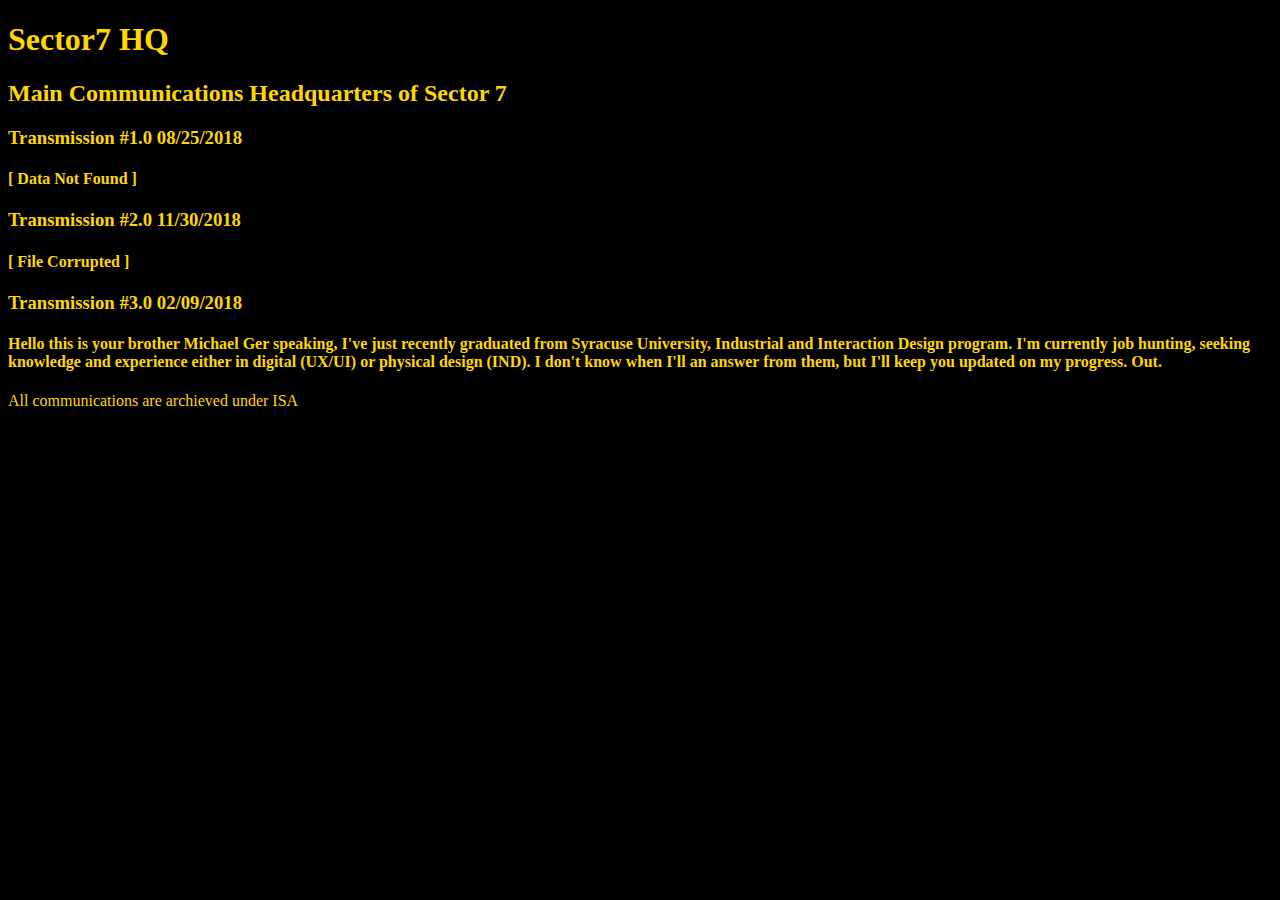
<file: unit_1/index.html>
<!DOCTYPE html>
<html>
<head>
	<title>Michael Ger</title>
	<link rel="stylesheet" type="text/css" href="css/style.css">
</head>

<body>
	<h1>Sector7 HQ</h1>
	<h2>Main Communications Headquarters of Sector 7</h2>

	<h3> Transmission #1.0 08/25/2018</h3>
	<h4> [ Data Not Found ]</h4>
	<h3> Transmission #2.0 11/30/2018</h3>
	<h4>[ File Corrupted ]</h4>
	<h3> Transmission #3.0 02/09/2018</h3>
	<h4>Hello this is your brother Michael Ger speaking, I've just recently graduated from Syracuse University, Industrial and Interaction Design program. I'm currently job hunting, seeking knowledge and experience either in digital (UX/UI) or physical design (IND). I don't know when I'll an answer from them, but I'll keep you updated on my progress. Out. </h4>
	
<p> All communications are archieved under ISA </p>
</body>
</html>
</file>
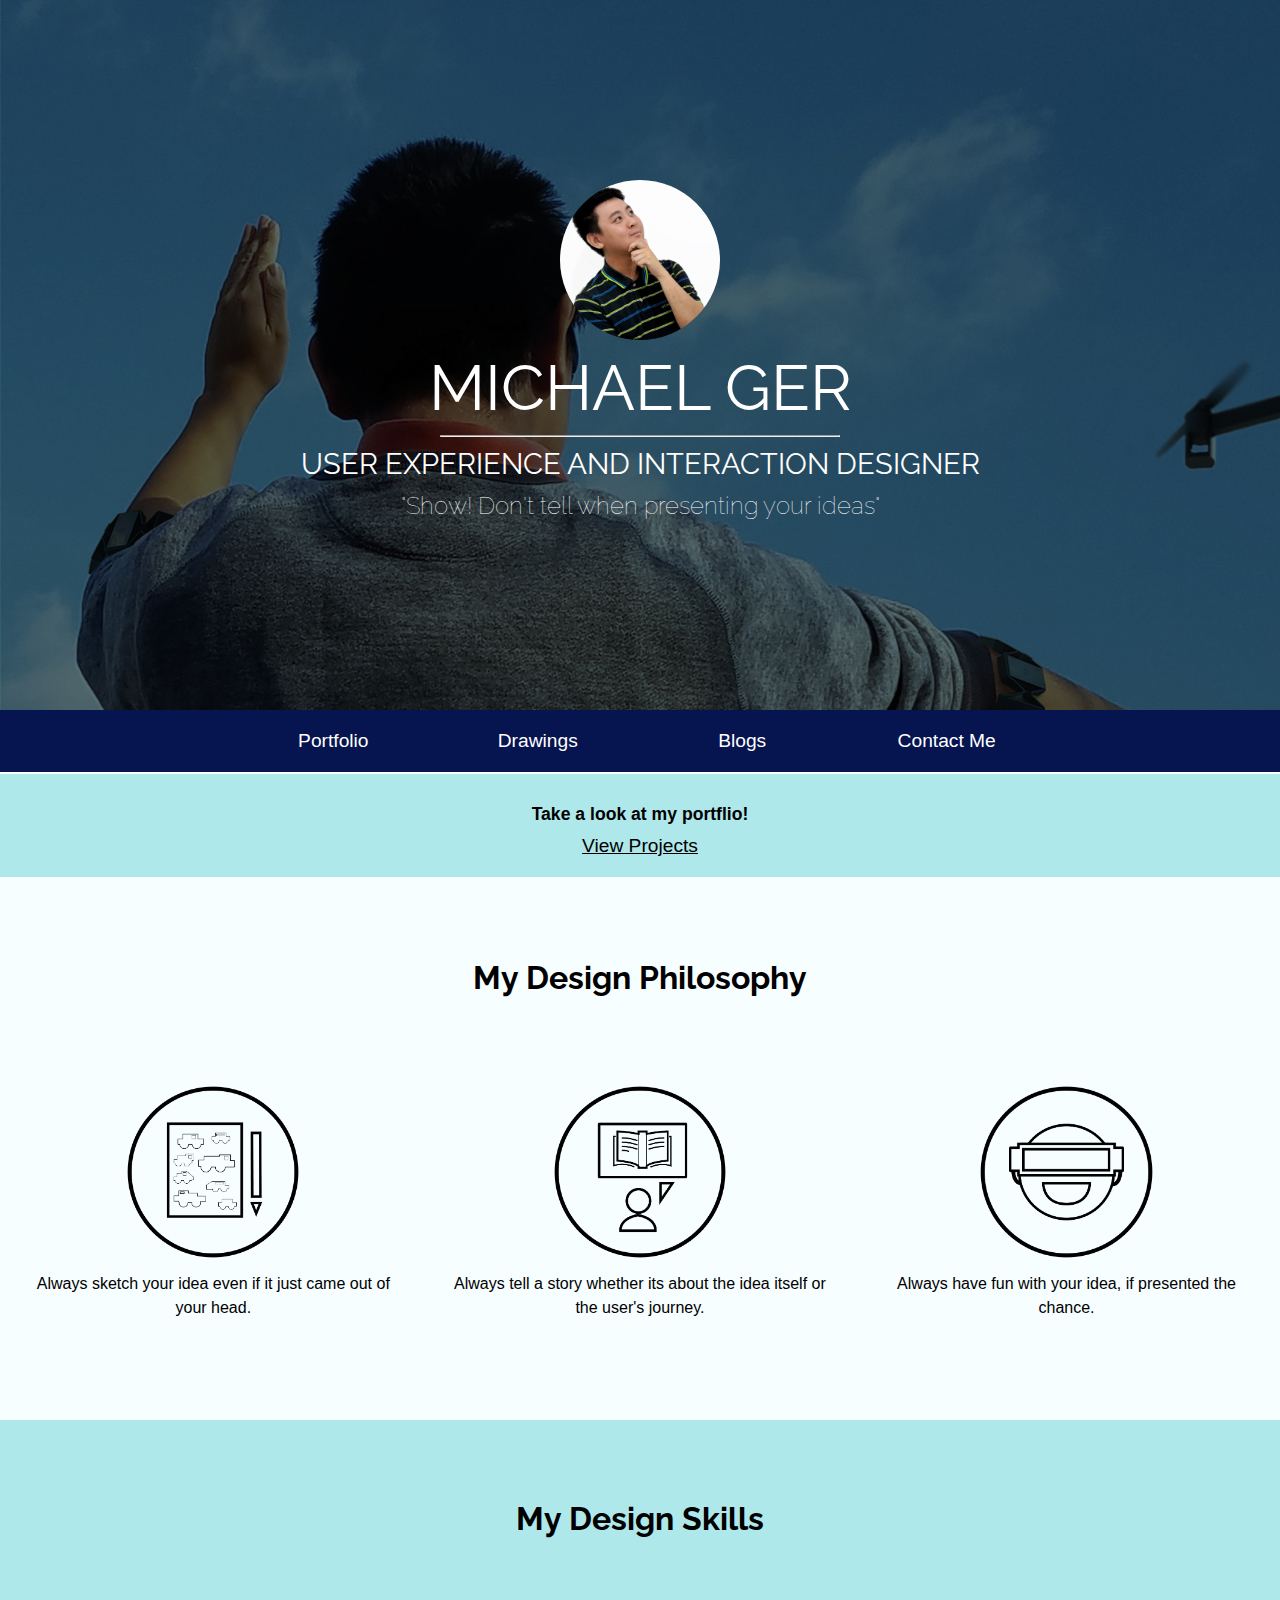
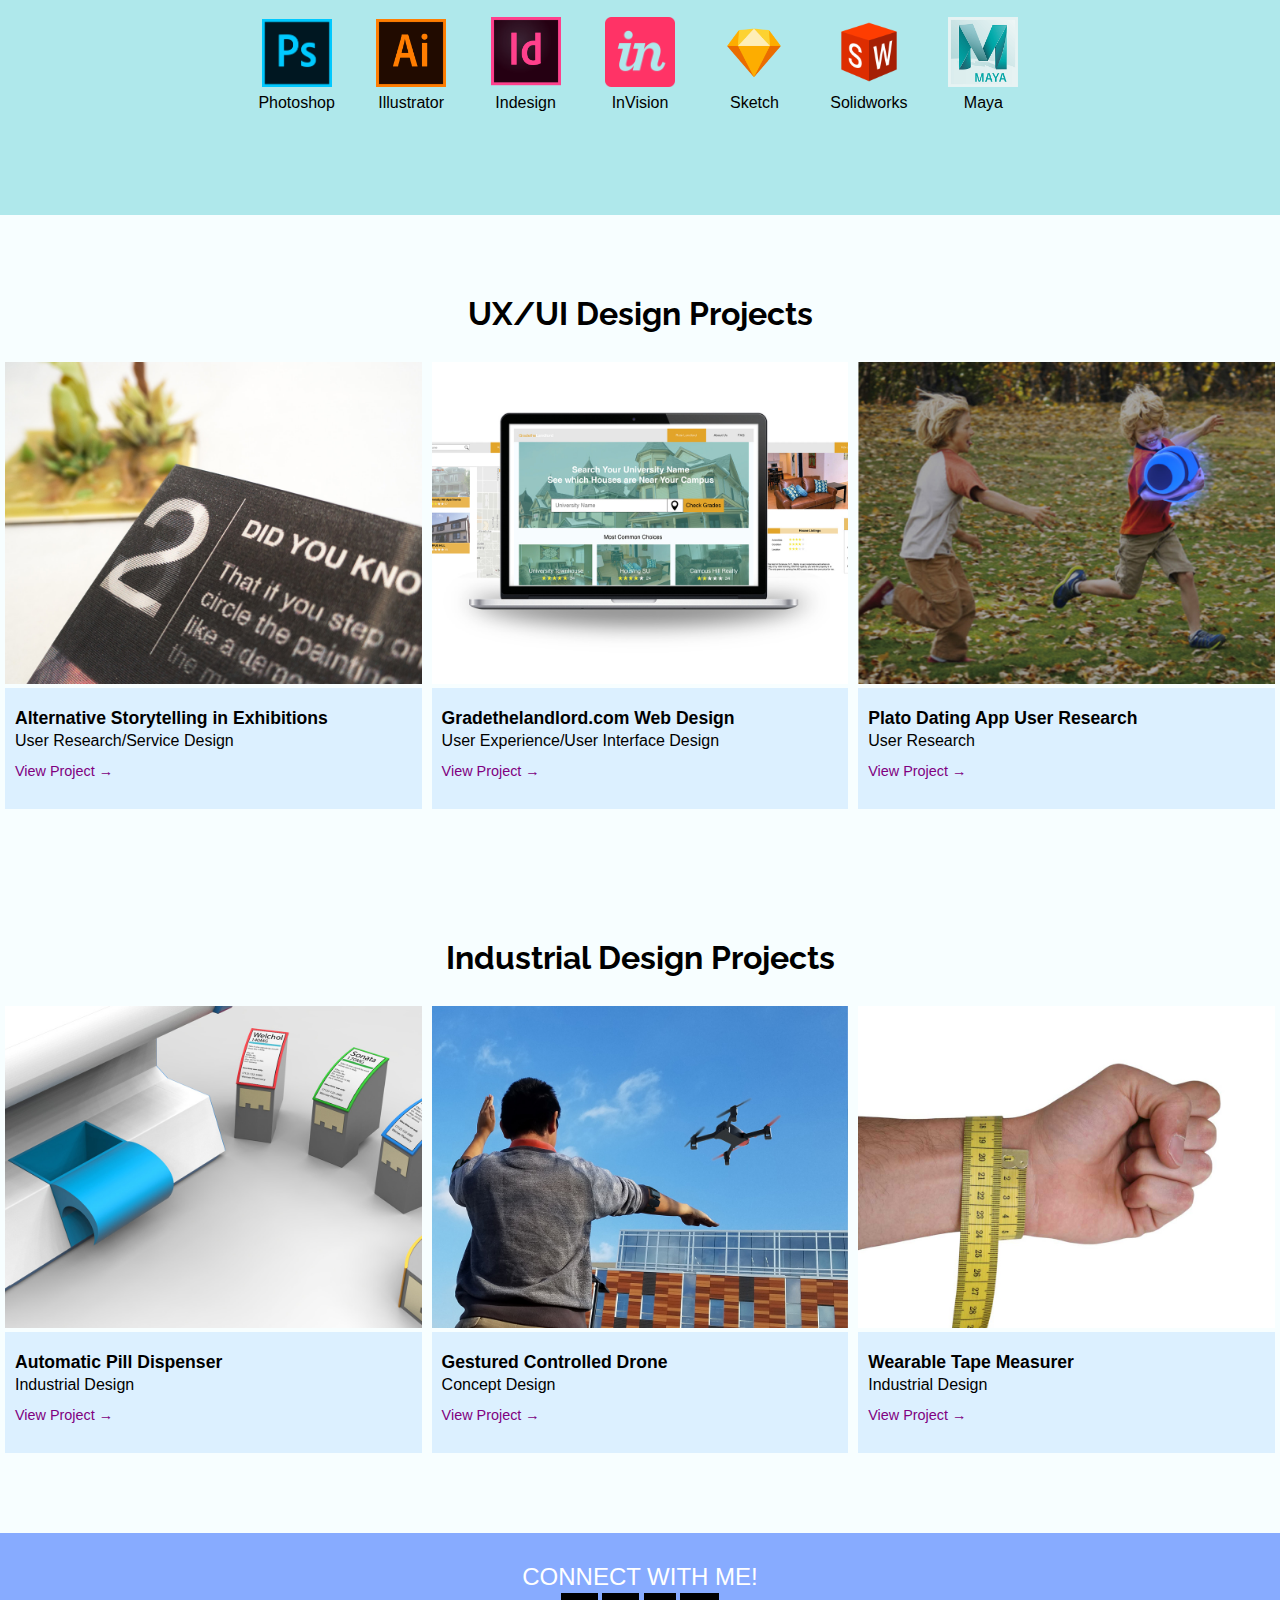
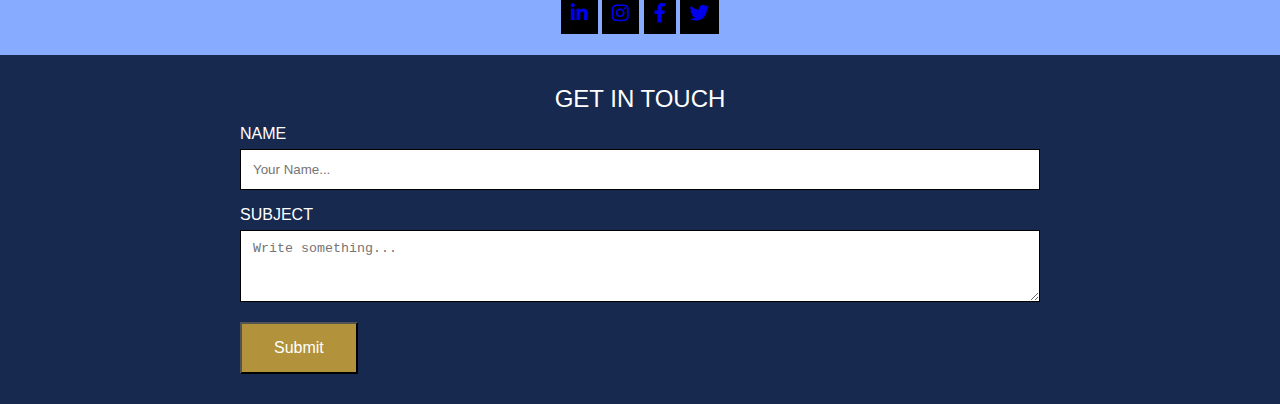
<file: unit_10/index.html>
<!DOCTYPE html>
<html>
<head>
	<title>Michael Ger</title>
	<link rel="stylesheet" type="text/css" href="css/style.css">
	<link rel="stylesheet" href="https://use.fontawesome.com/releases/v5.0.10/css/all.css">
	<script type="text/javascript" src="js/jquery-3.3.1.js"></script>
	
</head>
<body>
	<header>
		<img src="images/MichaelPhoto.jpg" id="image-circle" alt="MichaelGerPicture">
		<h1 id="topheader">Michael Ger</h1>
		<hr>
		<h1 id="JobDescription">User Experience and Interaction Designer</h1>
		<h1 id="slogan">"Show! Don't tell when presenting your ideas"</h1>
	</header>
	<nav class="clearfix">
		<a class="navigationlinks" href="portfolio.html">Portfolio</a>
		<a class="navigationlinks" href="drawings.html">Drawings</a>
		<a class="navigationlinks" href="blog.html">Blogs</a>
		<a class="navigationlinks" href="contactme.html">Contact Me</a>
	</nav>
	<section id="portfolio-direct-link">
		<h3>Take a look at my portflio!</h3>
		<a href="#" id="portfoliobutton">View Projects</a>
	</section>
	<section class="clearfix" id="philosophy">
		<h2>My Design Philosophy</h2>
		<div class="Philosophyphotos-words">
			<img src="images/Philosophyicons-Sketch.png" alt="PhilosophySketch" class ="designphilosophypictures">
			<p>Always sketch your idea even if it just came out of your head.</p>
		</div>
		<div class="Philosophyphotos-words">
			<img src="images/Philosophyicons-Story.png" alt="PhilosophyStory" class ="designphilosophypictures">
			<p>Always tell a story whether its about the idea itself or the user's journey.</p>
		</div>
		<div class="Philosophyphotos-words">
			<img src="images/Philosophyicons-Fun.png" alt="PhilosophyFun" class ="designphilosophypictures" >
			<p>Always have fun with your idea, if presented the chance.</p>
		</div>
	</section>
	<section class="clearfix" id="skills">
		<h2>My Design Skills</h2>
		<div class="skill-images">
			<img src="images/615px-Photoshop_CC_icon.png" alt="photoshop icon" class ="designskills">
			<p>Photoshop</p>
		</div>
		<div class="skill-images">
			<img src="images/512px-Adobe_Illustrator_CC_icon.svg.png" alt="illustratoricon" class ="designskills">
			<p>Illustrator</p>
		</div>
		<div class="skill-images">
			<img src="images/Adobe_InDesign_CC_icon.svg.png" alt="indesignlogo" class ="designskills">
			<p>Indesign</p>
		</div>
		<div class="skill-images">
			<img src="images/invision-logo.png" alt="illustratoricon" class ="designskills">
			<p>InVision</p>
		</div>
		<div class="skill-images">
			<img src="images/sketch-symbol-transparent@2x.png" alt="Sketchlogo" class ="designskills">
			<p>Sketch</p>
		</div>
		<div class="skill-images">
			<img src="images/solidworks.png" alt="Solidworkslogo" class ="designskills">
			<p>Solidworks</p>
		</div>
		<div class="skill-images">
			<img src="images/1519285192_maya.png" alt="Mayalogo" class ="designskills">
			<p>Maya</p>
		</div>
	</section>
	<section class="clearfix" id="ux-uidesignprojects">
		<h2>UX/UI Design Projects</h2>
		<div class="ux-uidesign-image-text">
		<img src="images/ProjectIcon2.jpg" alt="ThesisProject" class ="ux-uidesignpicture">
			<div class="bottomleft">
			<h5>Alternative Storytelling in Exhibitions</h5>
			<p>User Research/Service Design</p>
			<a class="projectlinks" href="#"> View Project &rarr;</a> 
			</div>
		</div>
		<div class="ux-uidesign-image-text">
		<img src="images/ProjectIcon.jpg" alt="GradethelandlordProject" class ="ux-uidesignpicture">
			<div class="bottomleft">
			<h5>Gradethelandlord.com Web Design</h5>
			<p>User Experience/User Interface Design </p> 
			<a class="projectlinks" href="#"> View Project &rarr;</a> 
			</div>
		</div>
		<div class="ux-uidesign-image-text">
		<img src="images/ProjectIcon3.jpg" alt="HotPotatoProject" class ="ux-uidesignpicture">
			<div class="bottomleft">
			<h5>Plato Dating App User Research</h5>
			<p>User Research</p>
			<a class="projectlinks" href="#"> View Project &rarr;</a>
			</div>
		</div>
	</section>
	<section class="clearfix" id="industrialdesignprojects">
	<h2>Industrial Design Projects</h2>
		<div class="industrialdesign-image-text">
		<img src="images/ProjectIcon42.jpg" alt="PillDispenserProject" class="industrialdesignimages">
			<div class="bottomleft">
			<h5>Automatic Pill Dispenser</h5>
			<p>Industrial Design</p>
			<a class="projectlinks" href="#"> View Project &rarr;</a> 
			</div>
		</div>
		<div class="industrialdesign-image-text">	
		<img src="images/ProjectIcon4.jpg" alt="DroneProject" class="industrialdesignimages">
		<div class="bottomleft">
			<h5>Gestured Controlled Drone</h5>
			<p>Concept Design</p>
			<a class="projectlinks" href="#">View Project &rarr;</a>
			</div>
		</div>
		<div class="industrialdesign-image-text">
		<img src="images/ProjectIcon43.jpg" alt="WearableProject" class="industrialdesignimages">
		<div class="bottomleft">
			<h5>Wearable Tape Measurer</h5>
			<p>Industrial Design</p>
			<a class="projectlinks" href="#">View Project &rarr;</a>
			</div>
		</div>
	</section>
	<footer class="clearfix"> 
		<div id="connecticons-column">
			<h4> CONNECT WITH ME!</h4>

			<div id="social_media_icons">
			<a class="media_icons" href="#"><i class="fab fa-linkedin-in"></i></a>
			<a class="media_icons" href="#"><i class="fab fa-instagram"></i></a>
			<a class="media_icons" href="#"><i class="fab fa-facebook-f"></i></a>
			<a class="media_icons" href="#"><i class="fab fa-twitter"></i></a>
			</div>
		</div>
		<div id="container">
			<h4>GET IN TOUCH</h4>
			<form action="action_page.php">

			<label for="fname">NAME</label>
			<input type="text" id="fname" name="firstname" placeholder="Your Name..." > 

			<label for="subject">SUBJECT</label>
			<textarea id="writesubject" name="rwritesubject" placeholder="Write something..."></textarea>

			<input type="submit" name="Submit">
			</form>
		</div>
	</footer>	

	<section>
		

	</section>
	<script type="text/javascript">
		$(window).scroll(function() {
				var scroll = $(window).scrollTop();

				if (scroll >= 500) {
					$('nav').addClass('fixed');
				} else {
					$('nav').removeClass('fixed');
				}
			});
	</script>
</body>
</html>
</file>
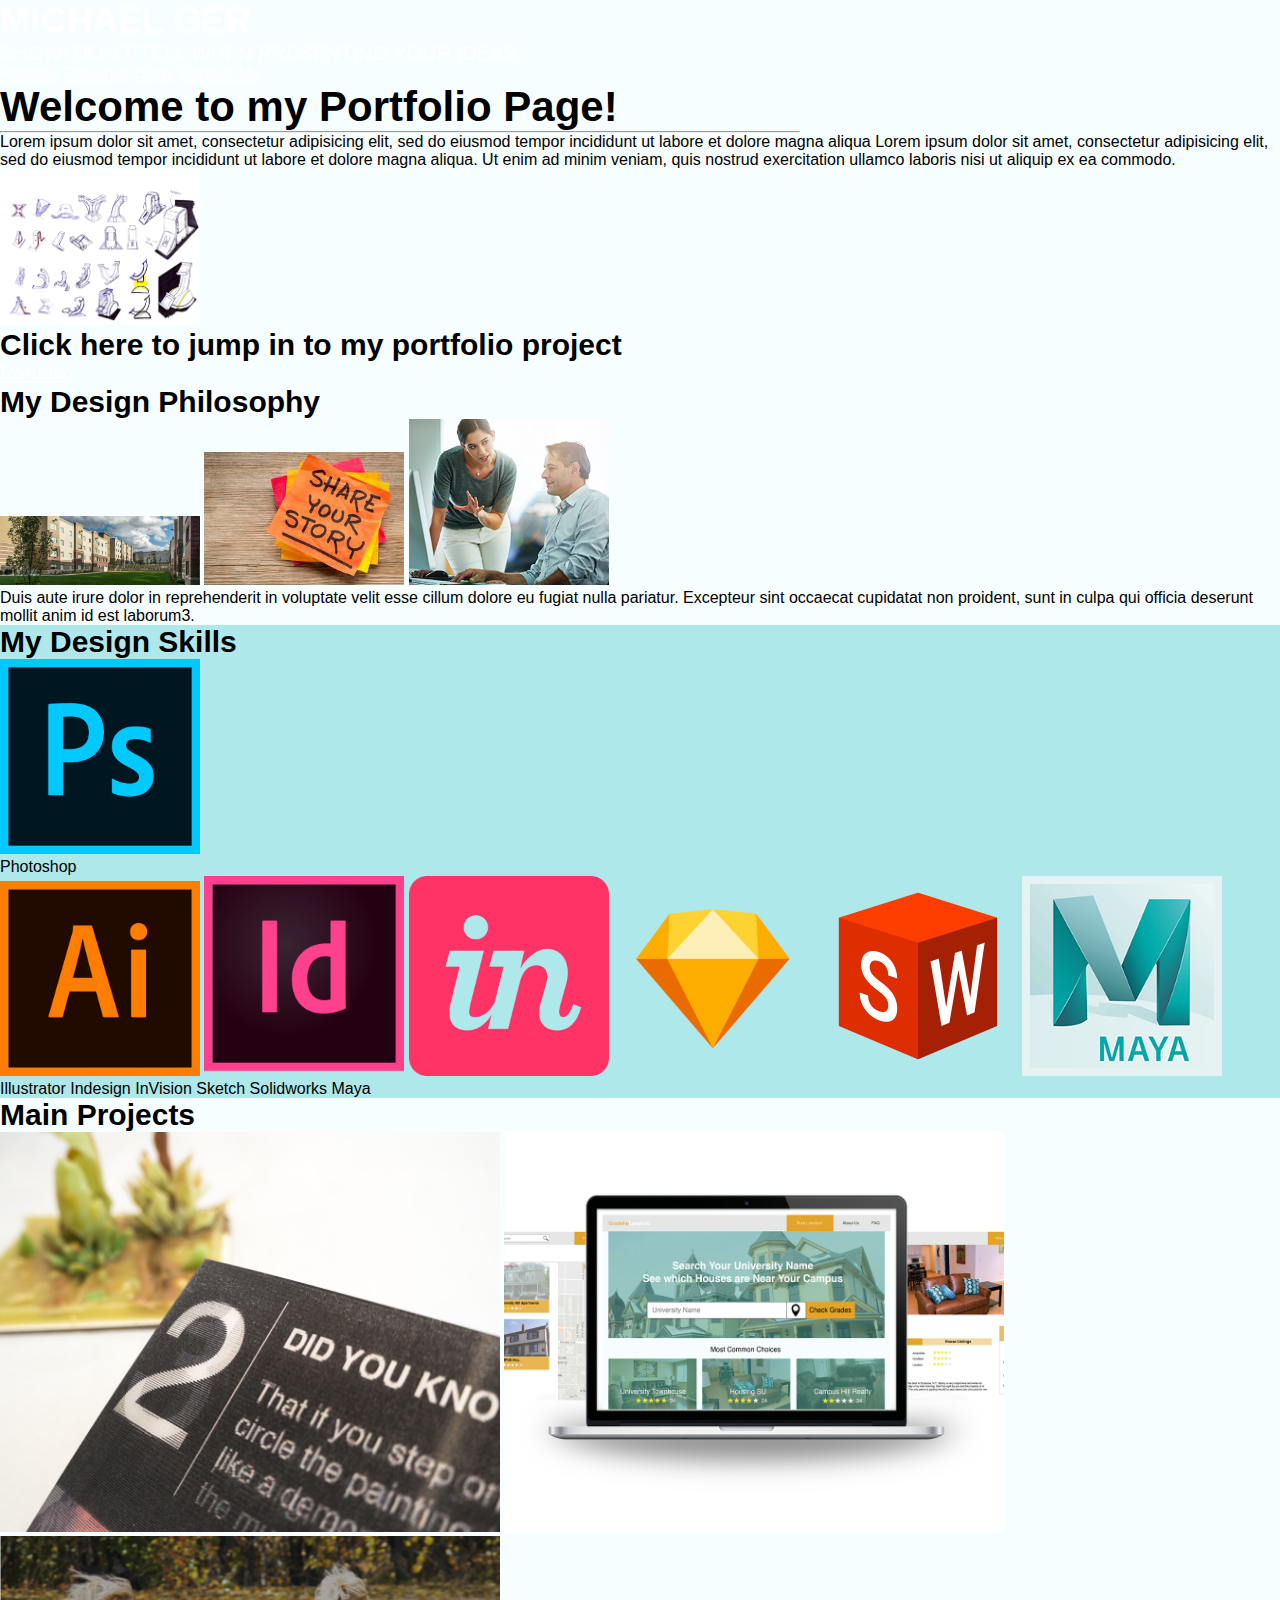
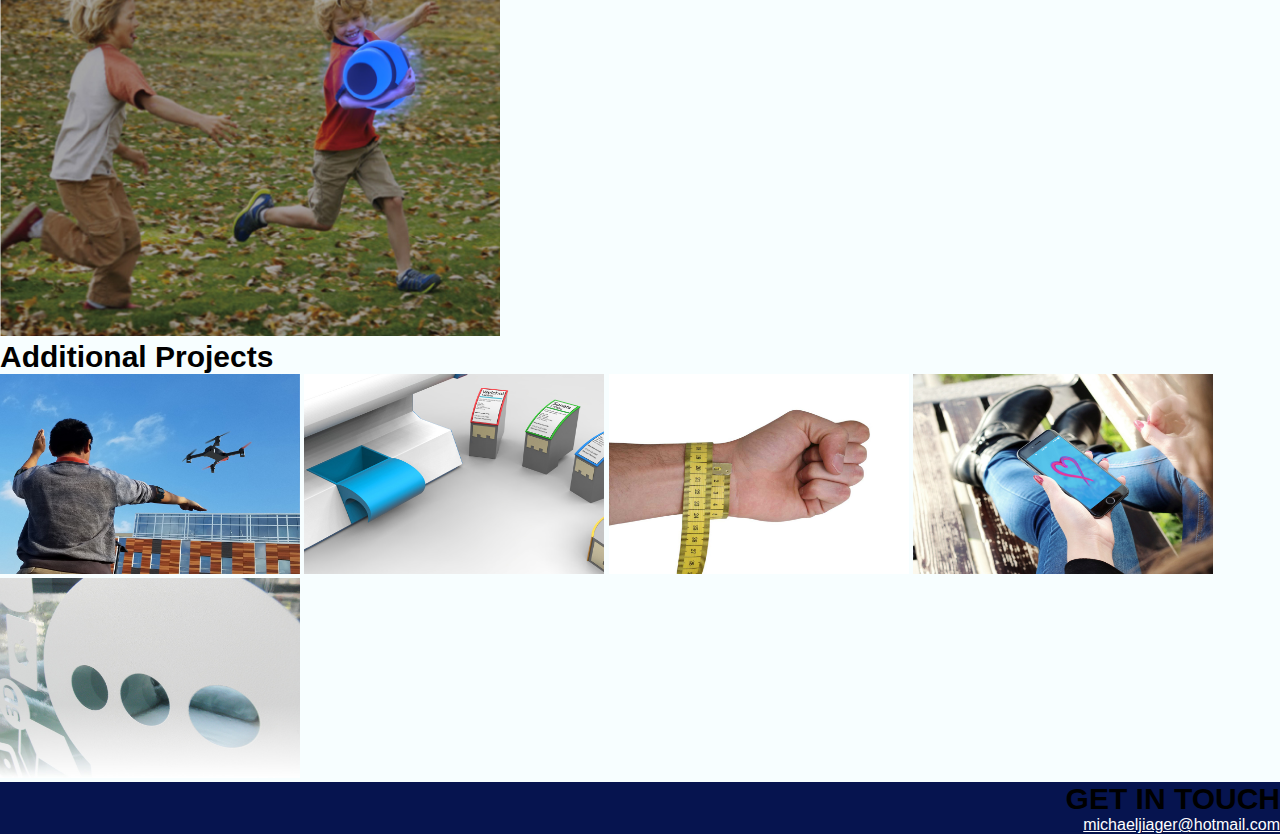
<file: unit_3/index.html>
<!DOCTYPE html>
<html>
<head>
	<title>Michael Ger</title>
	<link rel="stylesheet" type="text/css" href="css/style.css">
</head>
<body>
	<header>
		<p id="topheader">Michael Ger</p>
		<p id="slogan">Show! don't tell when presenting your ideas</p>
		<nav>
			<a href="#">Portfolio</a>
			<a href="#">Drawings</a>
			<a href="#">Blogs</a>
			<a href="#">Contact Me</a>
		</nav>
	</header>
	<section id="intro">
		<h1>Welcome to my Portfolio Page!</h1>
		<hr> 
		<p>Lorem ipsum dolor sit amet, consectetur adipisicing elit, sed do eiusmod tempor incididunt ut labore et dolore magna aliqua Lorem ipsum dolor sit amet, consectetur adipisicing elit, sed do eiusmod tempor incididunt ut labore et dolore magna aliqua. Ut enim ad minim veniam, quis nostrud exercitation ullamco laboris nisi ut aliquip ex ea commodo. </p>
		<img src="images/Game Charger Sketches.jpg" alt="Sketches">
	</section>
	<section>
		<h2>Click here to jump in to my portfolio project</h2>
		<a href="#" id="portfoliobutton">Portfolio</a>
	</section>
	<section id="philosophy">
		<h2>My Design Philosophy</h2>
		<img src="images/banner-CS-cropped.jpg" alt="house">
		<img src="images/images.jpeg" alt="thumbtack">
		<img src="images/TAMUCC_MBA_Learning-from-others.jpg" alt="twopeople">
		<p>Duis aute irure dolor in reprehenderit in voluptate velit esse
		cillum dolore eu fugiat nulla pariatur. Excepteur sint occaecat cupidatat non
		proident, sunt in culpa qui officia deserunt mollit anim id est laborum3.</p>
	</section>
	<section id="skills">
		<h2>My Design Skills</h2>
		<div>
			<img src="images/615px-Photoshop_CC_icon.png" alt="photoshop icon">
			<p>Photoshop</p>
		</div>
		<img src="images/512px-Adobe_Illustrator_CC_icon.svg.png" alt="illustratoricon">
		<img src="images/Adobe_InDesign_CC_icon.svg.png" alt="indesignlogo">
		<img src="images/invision-logo.png" alt="illustratoricon">
		<img src="images/sketch-symbol-transparent@2x.png" alt="Sketchlogo">
		<img src="images/solidworks.png" alt="Solidworkslogo">
		<img src="images/1519285192_maya.png" alt="Mayalogo">
		<p> Illustrator Indesign InVision Sketch Solidworks Maya</p>
	</section>
	<section id="main-projects">
		<h2>Main Projects</h2>
		<img src="images/ProjectIcon2.jpg" alt="ThesisProject" style="width:500px;height:400px;">
		<img src="images/ProjectIcon.jpg" alt="GradethelandlordProject" style="width:500px;height:400px;">
		<img src="images/ProjectIcon3.jpg" alt="HotPotatoProject" style="width:500px;height:400px;">
	</section>

	<h2>Additional Projects</h2>
		<img src="images/ProjectIcon4.jpg" alt="DroneProject" style="width:300px;height:200px;">
		<img src="images/ProjectIcon42.jpg" alt="PillDispenserProject" style="width:300px;height:200px;">
		<img src="images/ProjectIcon43.jpg" alt="WearableProject" style="width:300px;height:200px;">
		<img src="images/ProjectIcon44.jpg" alt="DatingAppProject" style="width:300px;height:200px;">
		<img src="images/ProjectIcon45.jpg" alt="MuralWallProject" style="width:300px;height:200px;">


	<footer> 
		<h2>GET IN TOUCH</h2>
		<a href="mailto:michaeljiager@hotmail.com">michaeljiager@hotmail.com</a>
	</footer>	
</body>
</html>
</file>
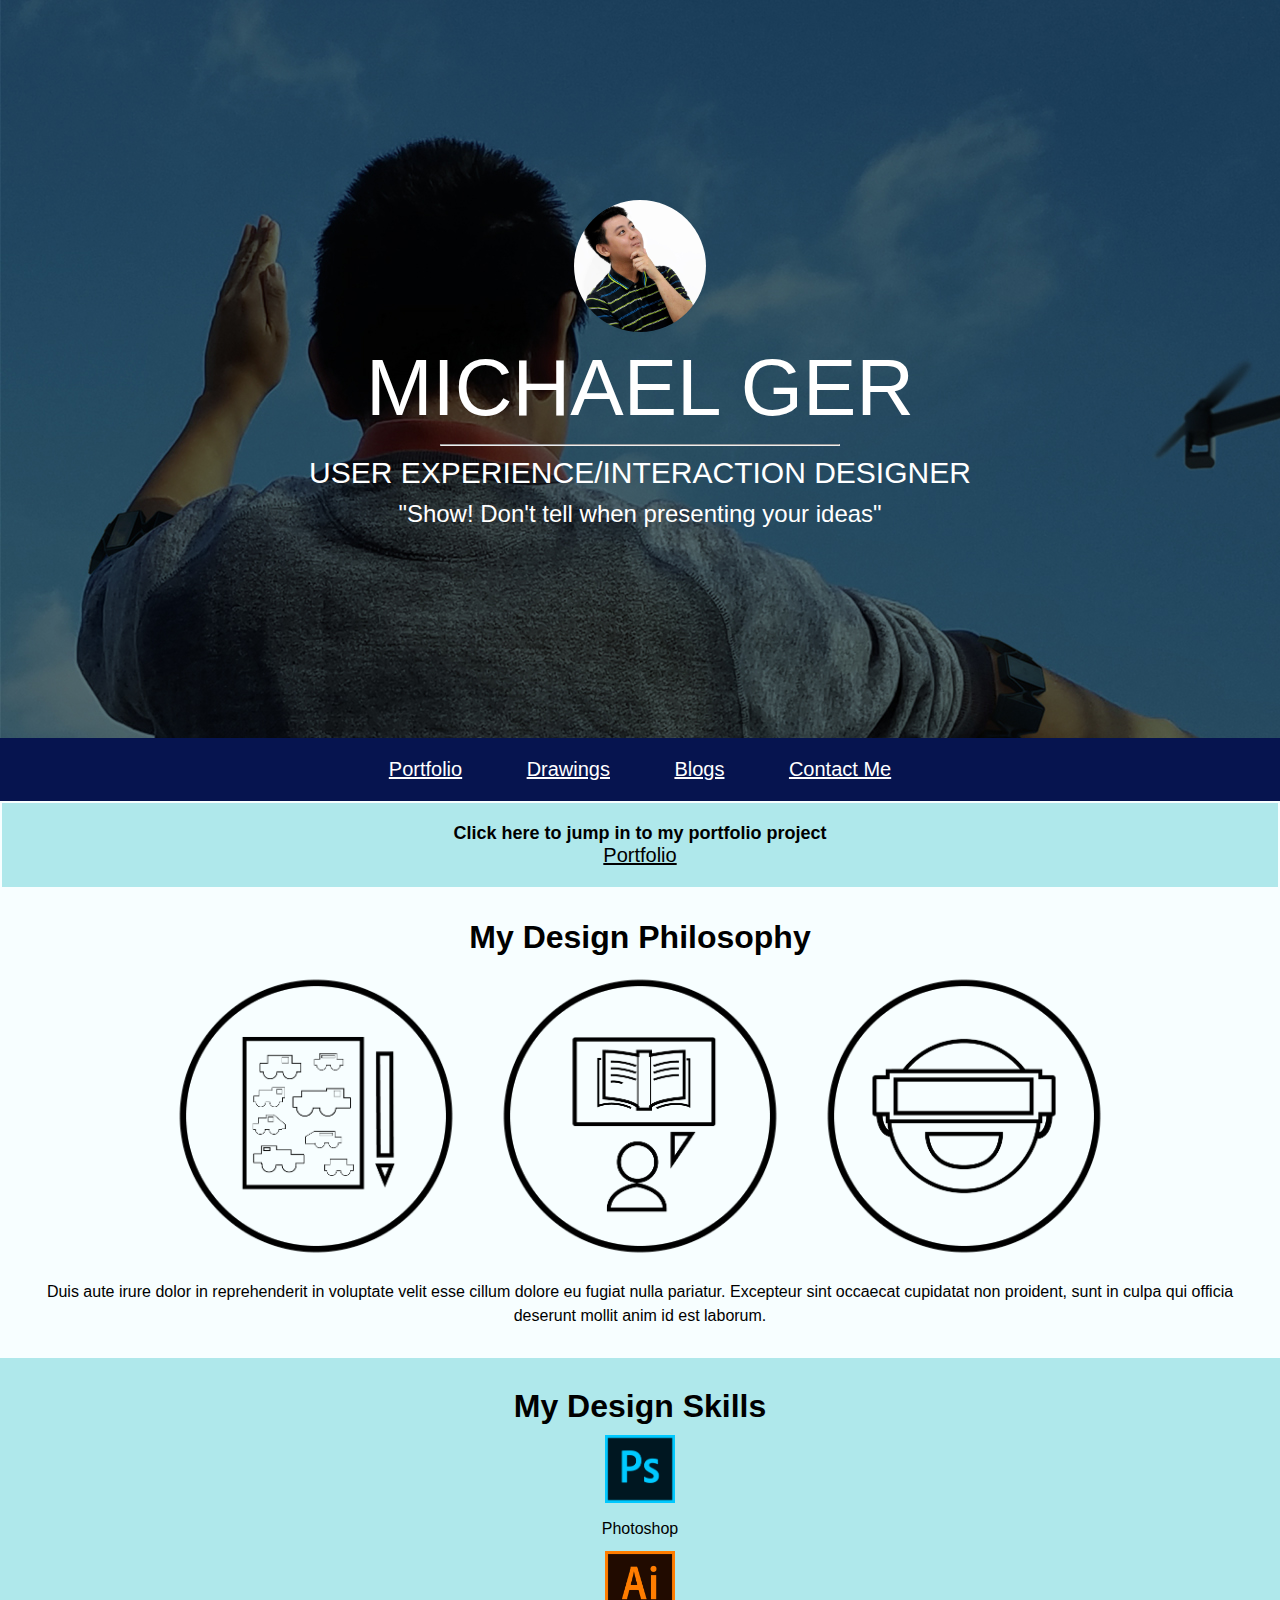
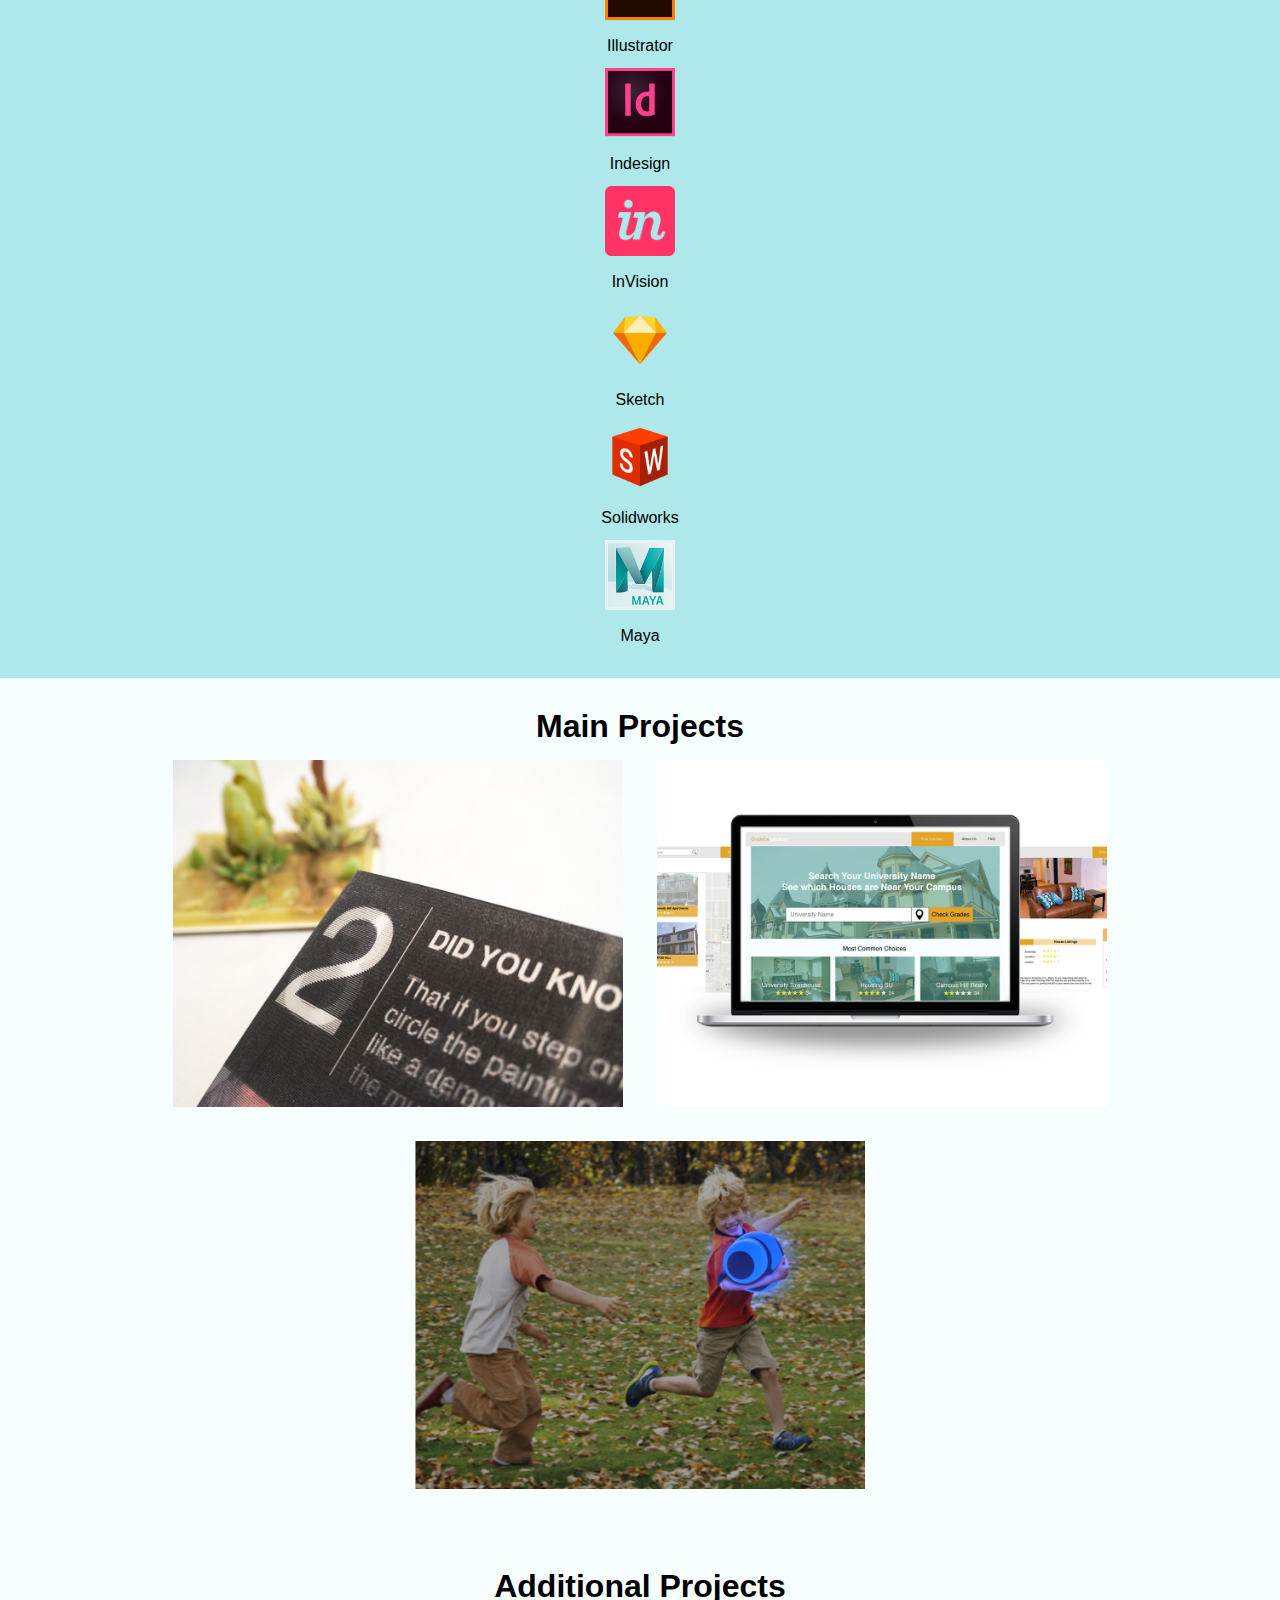
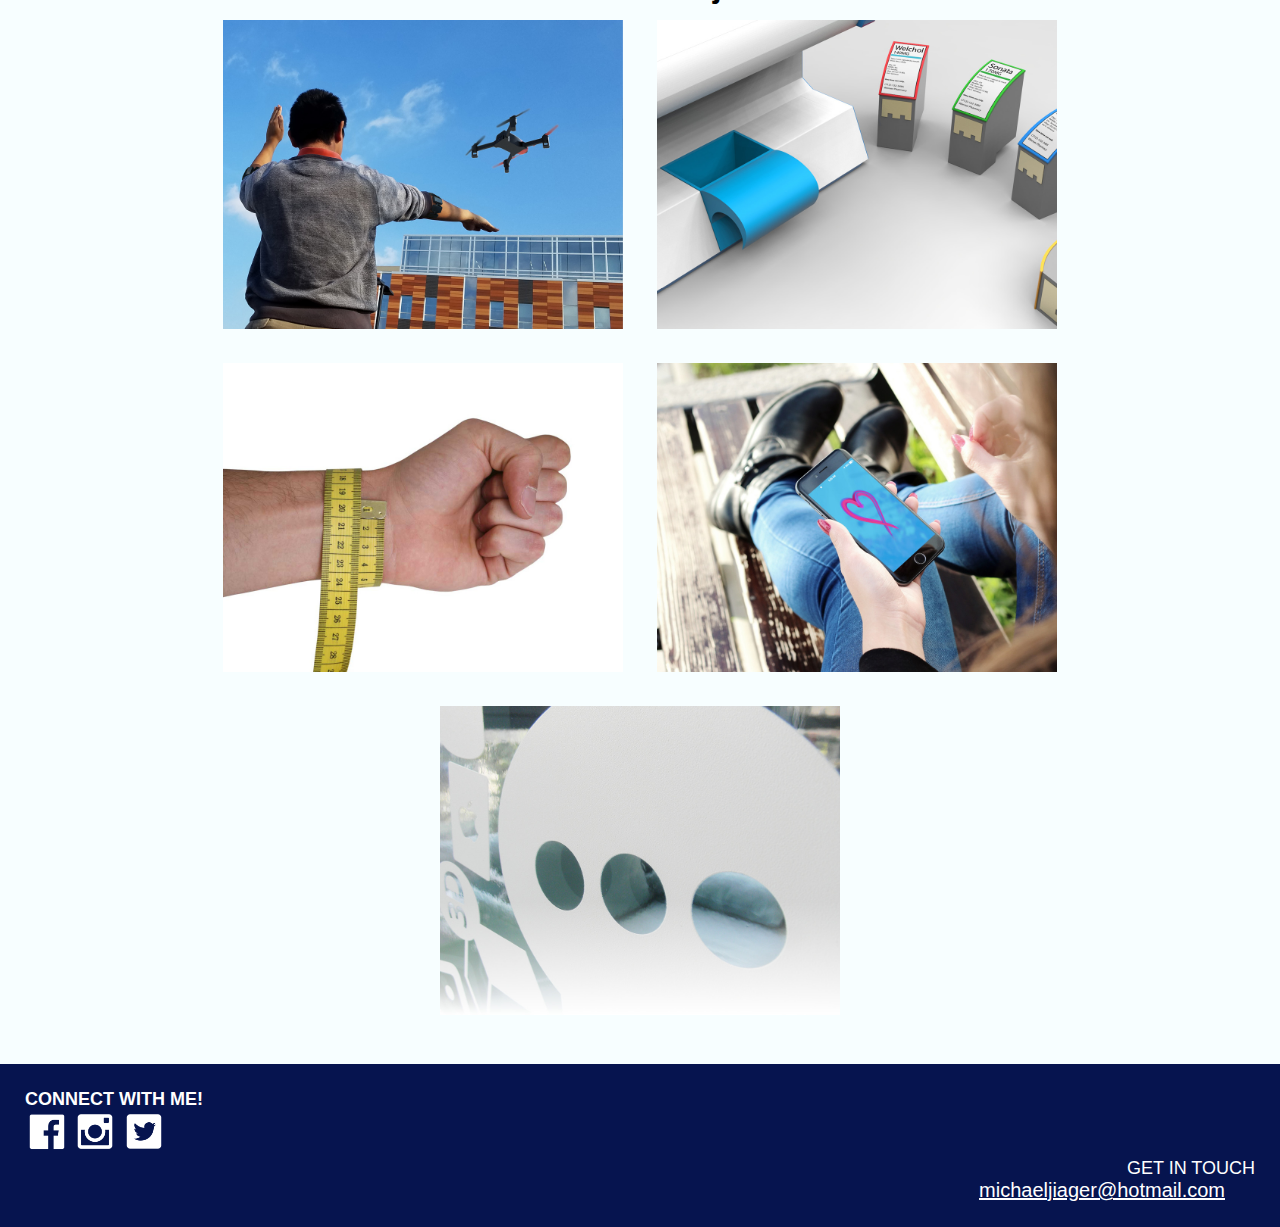
<file: unit_4/index.html>
<!DOCTYPE html>
<html>
<head>
	<title>Michael Ger</title>
	<link rel="stylesheet" type="text/css" href="css/style.css">
</head>
<body>
	<header>
		<img id="image-circle" src="images/MichaelPhoto.jpg">
		<h1 id="topheader">Michael Ger</h1>
		<hr align="center">
		<h1 id="JobDescription">User Experience/Interaction Designer</h1>
		<h1 id="slogan">"Show! Don't tell when presenting your ideas"</h1>
	</header>
	<section id="navigation-specific">
		<nav>
			<a href="#">Portfolio</a>
			<a href="#">Drawings</a>
			<a href="#">Blogs</a>
			<a href="#">Contact Me</a>
		</nav>
	</section>
	<section id="portfolio-direct-link">
		<h3>Click here to jump in to my portfolio project</h3>
		<a href="#" id="portfoliobutton">Portfolio</a>
	</section>
	<section id="philosophy">
		<h2>My Design Philosophy</h2>
		<img src="images/Philosophyicons-Sketch.png" alt="PhilosophySketch" class ="designphilosophypictures">
		<img src="images/Philosophyicons-Story.png" alt="PhilosophyStory" class ="designphilosophypictures">
		<img src="images/Philosophyicons-Fun.png" alt="PhilosophyFun" class ="designphilosophypictures" >
		<p>Duis aute irure dolor in reprehenderit in voluptate velit esse
		cillum dolore eu fugiat nulla pariatur. Excepteur sint occaecat cupidatat non
		proident, sunt in culpa qui officia deserunt mollit anim id est laborum.</p>
	</section>
	<section id="skills">
		<h2>My Design Skills</h2>
		<img src="images/615px-Photoshop_CC_icon.png" alt="photoshop icon" class ="designskills">
		<p>Photoshop</p>
		<img src="images/512px-Adobe_Illustrator_CC_icon.svg.png" alt="illustratoricon" class ="designskills">
		<p>Illustrator</p>
		<img src="images/Adobe_InDesign_CC_icon.svg.png" alt="indesignlogo" class ="designskills">
		<p>Indesign</p>
		<img src="images/invision-logo.png" alt="illustratoricon" class ="designskills">
		<p>InVision</p>
		<img src="images/sketch-symbol-transparent@2x.png" alt="Sketchlogo" class ="designskills">
		<p>Sketch</p>
		<img src="images/solidworks.png" alt="Solidworkslogo" class ="designskills">
		<p>Solidworks</p>
		<img src="images/1519285192_maya.png" alt="Mayalogo" class ="designskills">
		<p>Maya</p>
	</section>
	<section id="main-projects">
		<h2>Main Projects</h2>
		<img src="images/ProjectIcon2.jpg" alt="ThesisProject" class ="mainprojects">
		<img src="images/ProjectIcon.jpg" alt="GradethelandlordProject" class ="mainprojects">
		<img src="images/ProjectIcon3.jpg" alt="HotPotatoProject" class ="mainprojects">
	</section>
	<section id="additional-projects">
	<h2>Additional Projects</h2>
		<img src="images/ProjectIcon4.jpg" alt="DroneProject" class ="additionalprojects">
		<img src="images/ProjectIcon42.jpg" alt="PillDispenserProject" class ="additionalprojects">
		<img src="images/ProjectIcon43.jpg" alt="WearableProject" class ="additionalprojects">
		<img src="images/ProjectIcon44.jpg" alt="DatingAppProject" class ="additionalprojects">
		<img src="images/ProjectIcon45.jpg" alt="MuralWallProject" class ="additionalprojects">
	</section>

	<footer> 
		<section id="connecticons">
			<h5> CONNECT WITH ME!</h5>
			<img src="images/logos-04.png" alt="Facebooklogo" class="socialmedia">
			<img src="images/logos-05.png" alt="instagramlogo" class="socialmedia">
			<img src="images/logos-06.png" alt="twitterlogo" class="socialmedia">
		</section>
		
		<h4>GET IN TOUCH</h4>
		<a href="mailto:michaeljiager@hotmail.com">michaeljiager@hotmail.com</a>
	</footer>	
</body>
</html>
</file>
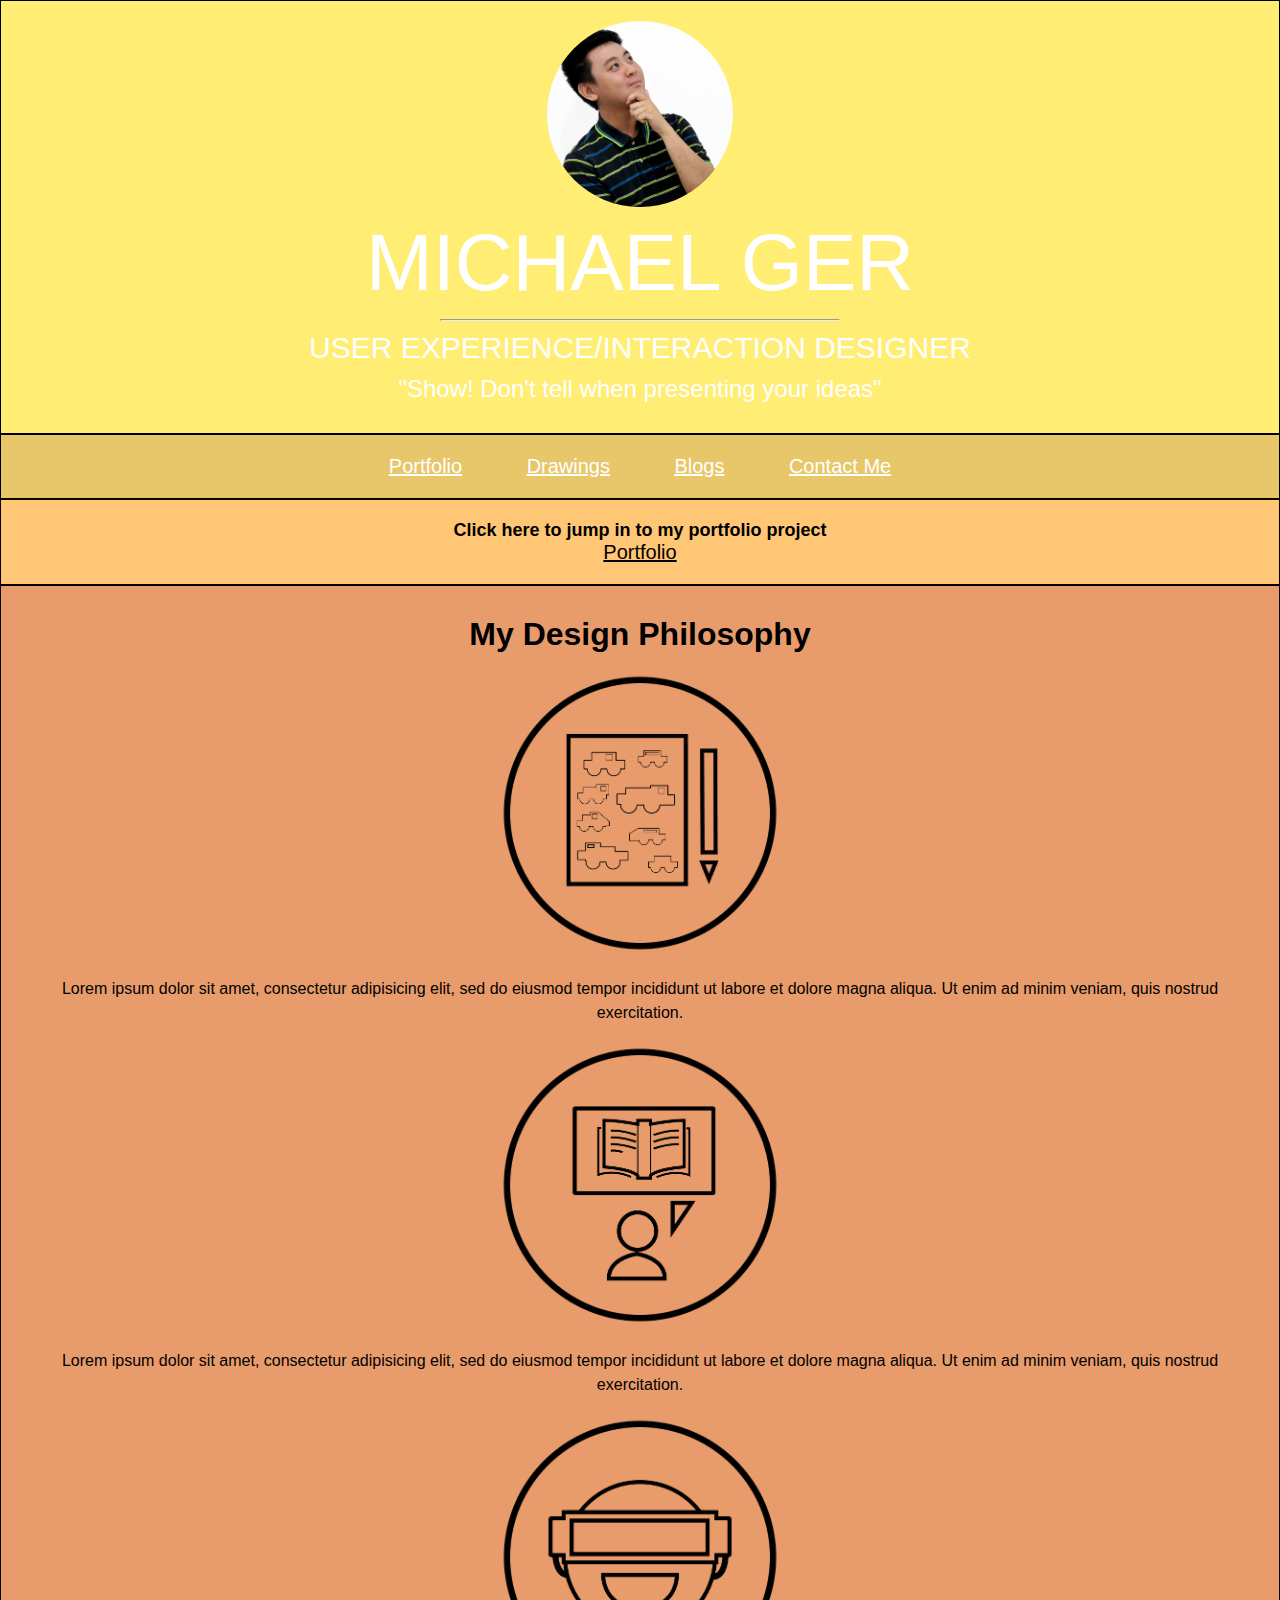
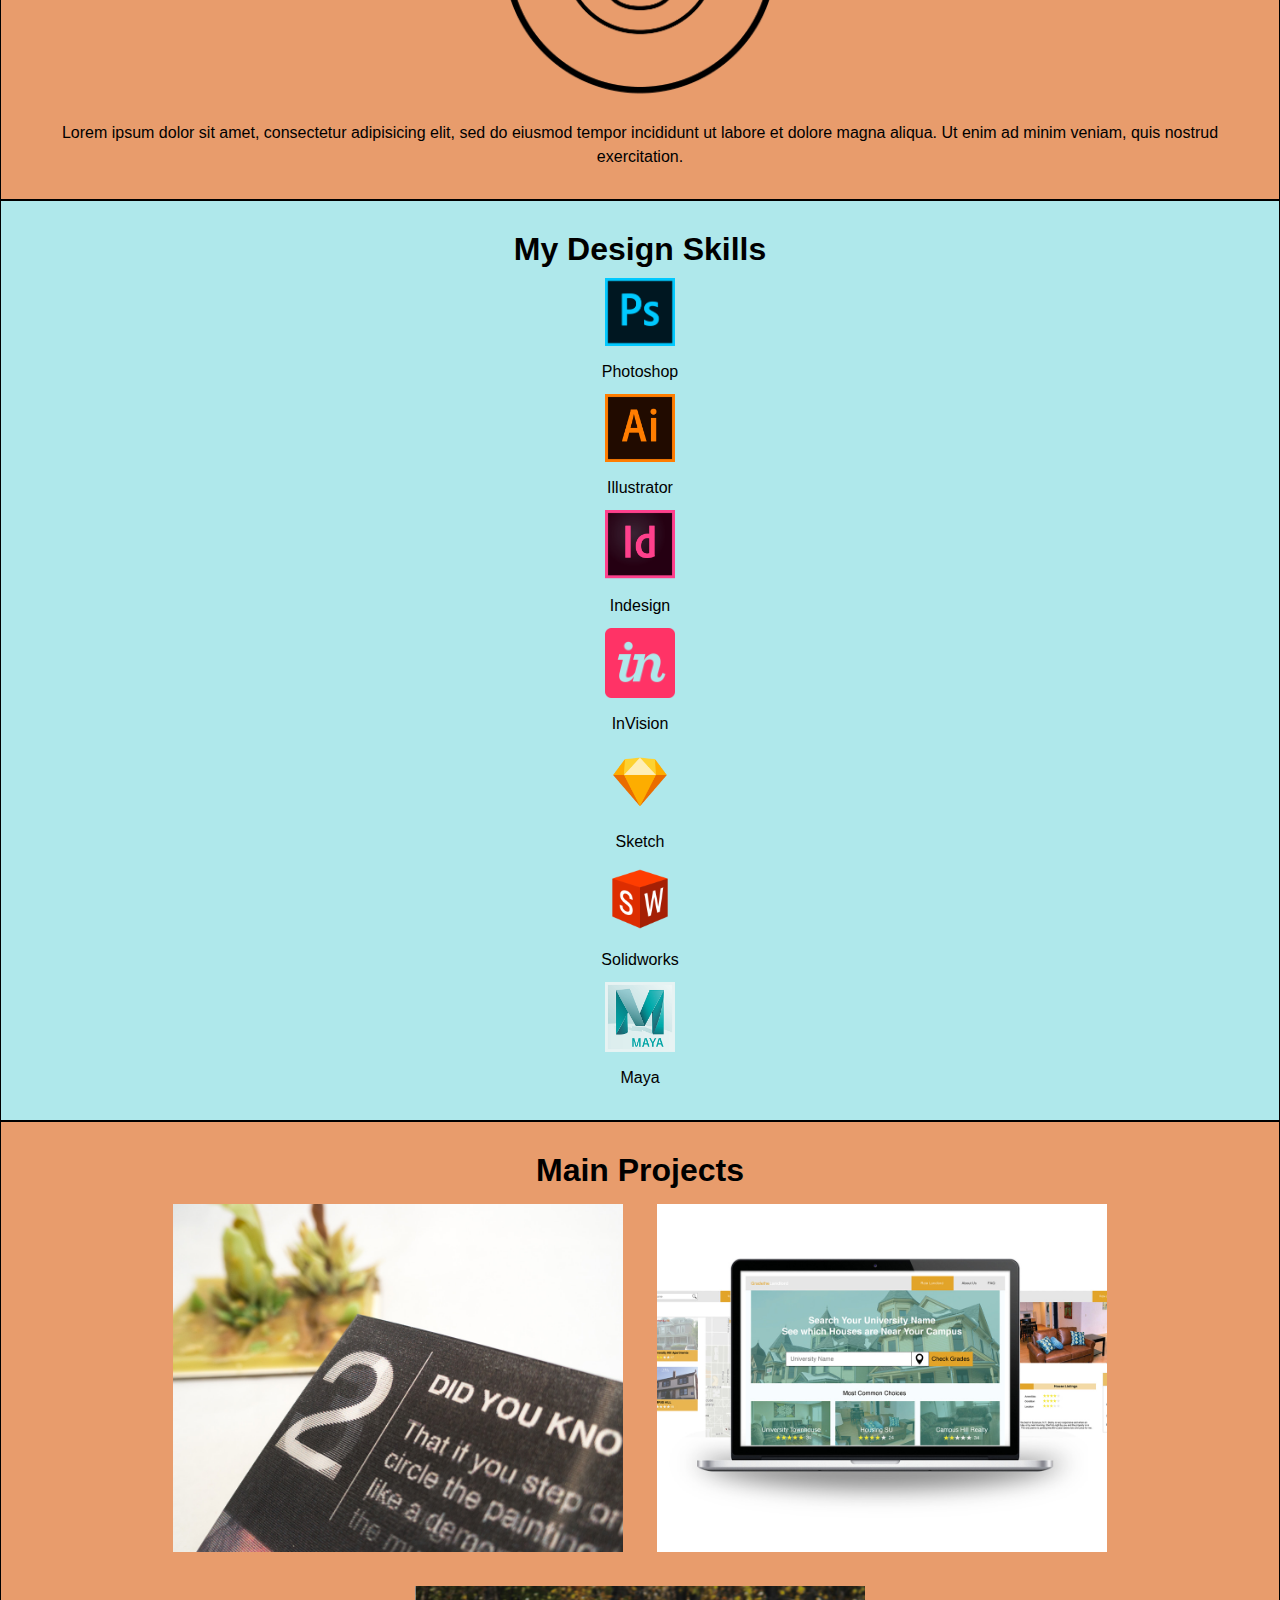
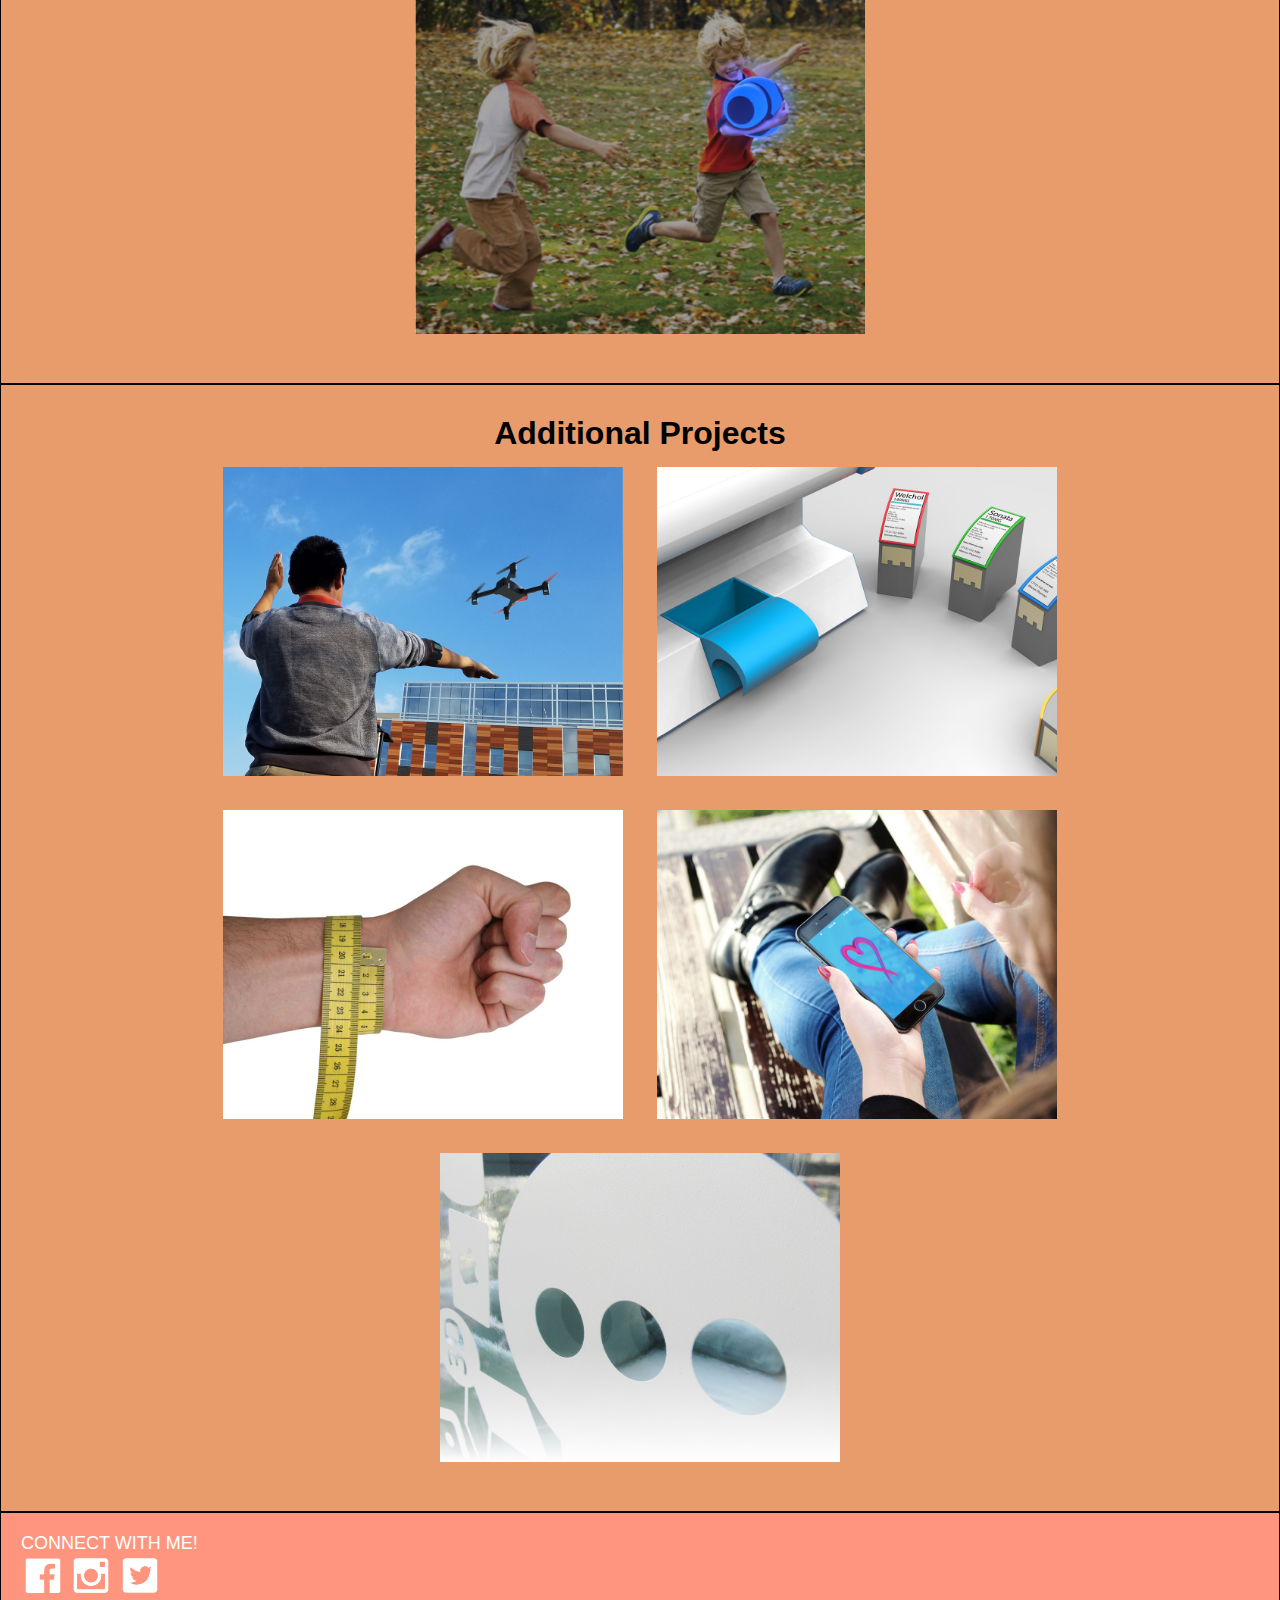
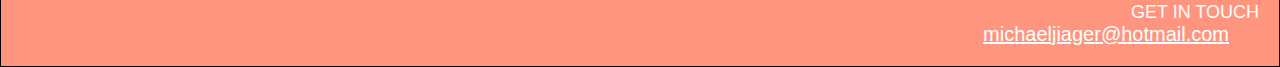
<file: unit_5/index.html>
<!DOCTYPE html>
<html>
<head>
	<title>Michael Ger</title>
	<link rel="stylesheet" type="text/css" href="css/style.css">
</head>
<body>
	<header>
		<img id="image-circle" src="images/MichaelPhoto.jpg">
		<h1 id="topheader">Michael Ger</h1>
		<hr align="center">
		<h1 id="JobDescription">User Experience/Interaction Designer</h1>
		<h1 id="slogan">"Show! Don't tell when presenting your ideas"</h1>
	</header>
	<nav id="navigation-specific">
		<a href="#">Portfolio</a>
		<a href="#">Drawings</a>
		<a href="#">Blogs</a>
		<a href="#">Contact Me</a>
	</nav>
	<section id="portfolio-direct-link">
		<h3>Click here to jump in to my portfolio project</h3>
		<a href="#" id="portfoliobutton">Portfolio</a>
	</section>
	<section id="philosophy">
		<h2>My Design Philosophy</h2>
		<div>
			<img src="images/Philosophyicons-Sketch.png" alt="PhilosophySketch" class ="designphilosophypictures">
			<p class="designphilosophy">Lorem ipsum dolor sit amet, consectetur adipisicing elit, sed do eiusmod
			tempor incididunt ut labore et dolore magna aliqua. Ut enim ad minim veniam,
			quis nostrud exercitation.</p>
		
		</div>
		<div>
			<img src="images/Philosophyicons-Story.png" alt="PhilosophyStory" class ="designphilosophypictures">
			<p class="designphilosophy">Lorem ipsum dolor sit amet, consectetur adipisicing elit, sed do eiusmod
			tempor incididunt ut labore et dolore magna aliqua. Ut enim ad minim veniam,
			quis nostrud exercitation.</p>
			
		</div>
		<div>
			<img src="images/Philosophyicons-Fun.png" alt="PhilosophyFun" class ="designphilosophypictures" >
			<p class="designphilosophy">Lorem ipsum dolor sit amet, consectetur adipisicing elit, sed do eiusmod
			tempor incididunt ut labore et dolore magna aliqua. Ut enim ad minim veniam,
			quis nostrud exercitation.</p>
			
		</div>
	</section>
	<section id="skills">
		<h2>My Design Skills</h2>
		<div>
			<img src="images/615px-Photoshop_CC_icon.png" alt="photoshop icon" class ="designskills">
			<p>Photoshop</p>
		</div>
		<div>
			<img src="images/512px-Adobe_Illustrator_CC_icon.svg.png" alt="illustratoricon" class ="designskills">
			<p>Illustrator</p>
		</div>
		<div>
			<img src="images/Adobe_InDesign_CC_icon.svg.png" alt="indesignlogo" class ="designskills">
			<p>Indesign</p>
		</div>
		<div>
			<img src="images/invision-logo.png" alt="illustratoricon" class ="designskills">
			<p>InVision</p>
		</div>
		<div>
			<img src="images/sketch-symbol-transparent@2x.png" alt="Sketchlogo" class ="designskills">
			<p>Sketch</p>
		</div>
		<div>
			<img src="images/solidworks.png" alt="Solidworkslogo" class ="designskills">
			<p>Solidworks</p>
		</div>
		<div>
			<img src="images/1519285192_maya.png" alt="Mayalogo" class ="designskills">
			<p>Maya</p>
		</div>
	</section>
	<section id="main-projects">
		<h2>Main Projects</h2>
		<img src="images/ProjectIcon2.jpg" alt="ThesisProject" class ="mainprojects">
		<img src="images/ProjectIcon.jpg" alt="GradethelandlordProject" class ="mainprojects">
		<img src="images/ProjectIcon3.jpg" alt="HotPotatoProject" class ="mainprojects">
	</section>
	<section id="additional-projects">
	<h2>Additional Projects</h2>
		<img src="images/ProjectIcon4.jpg" alt="DroneProject" class="additionalprojects">
		<img src="images/ProjectIcon42.jpg" alt="PillDispenserProject" class="additionalprojects">
		<img src="images/ProjectIcon43.jpg" alt="WearableProject" class="additionalprojects">
		<img src="images/ProjectIcon44.jpg" alt="DatingAppProject" class="additionalprojects">
		<img src="images/ProjectIcon45.jpg" alt="MuralWallProject" class="additionalprojects">
	</section>
	<footer> 
		<div id="connecticons">
			<h4> CONNECT WITH ME!</h4>
			<img src="images/logos-04.png" alt="Facebooklogo" class="socialmedia">
			<img src="images/logos-05.png" alt="instagramlogo" class="socialmedia">
			<img src="images/logos-06.png" alt="twitterlogo" class="socialmedia">
		</div>
		<div>
			<h4>GET IN TOUCH</h4>
			<a href="mailto:michaeljiager@hotmail.com">michaeljiager@hotmail.com</a>
		</div>
	</footer>	
</body>
</html>
</file>
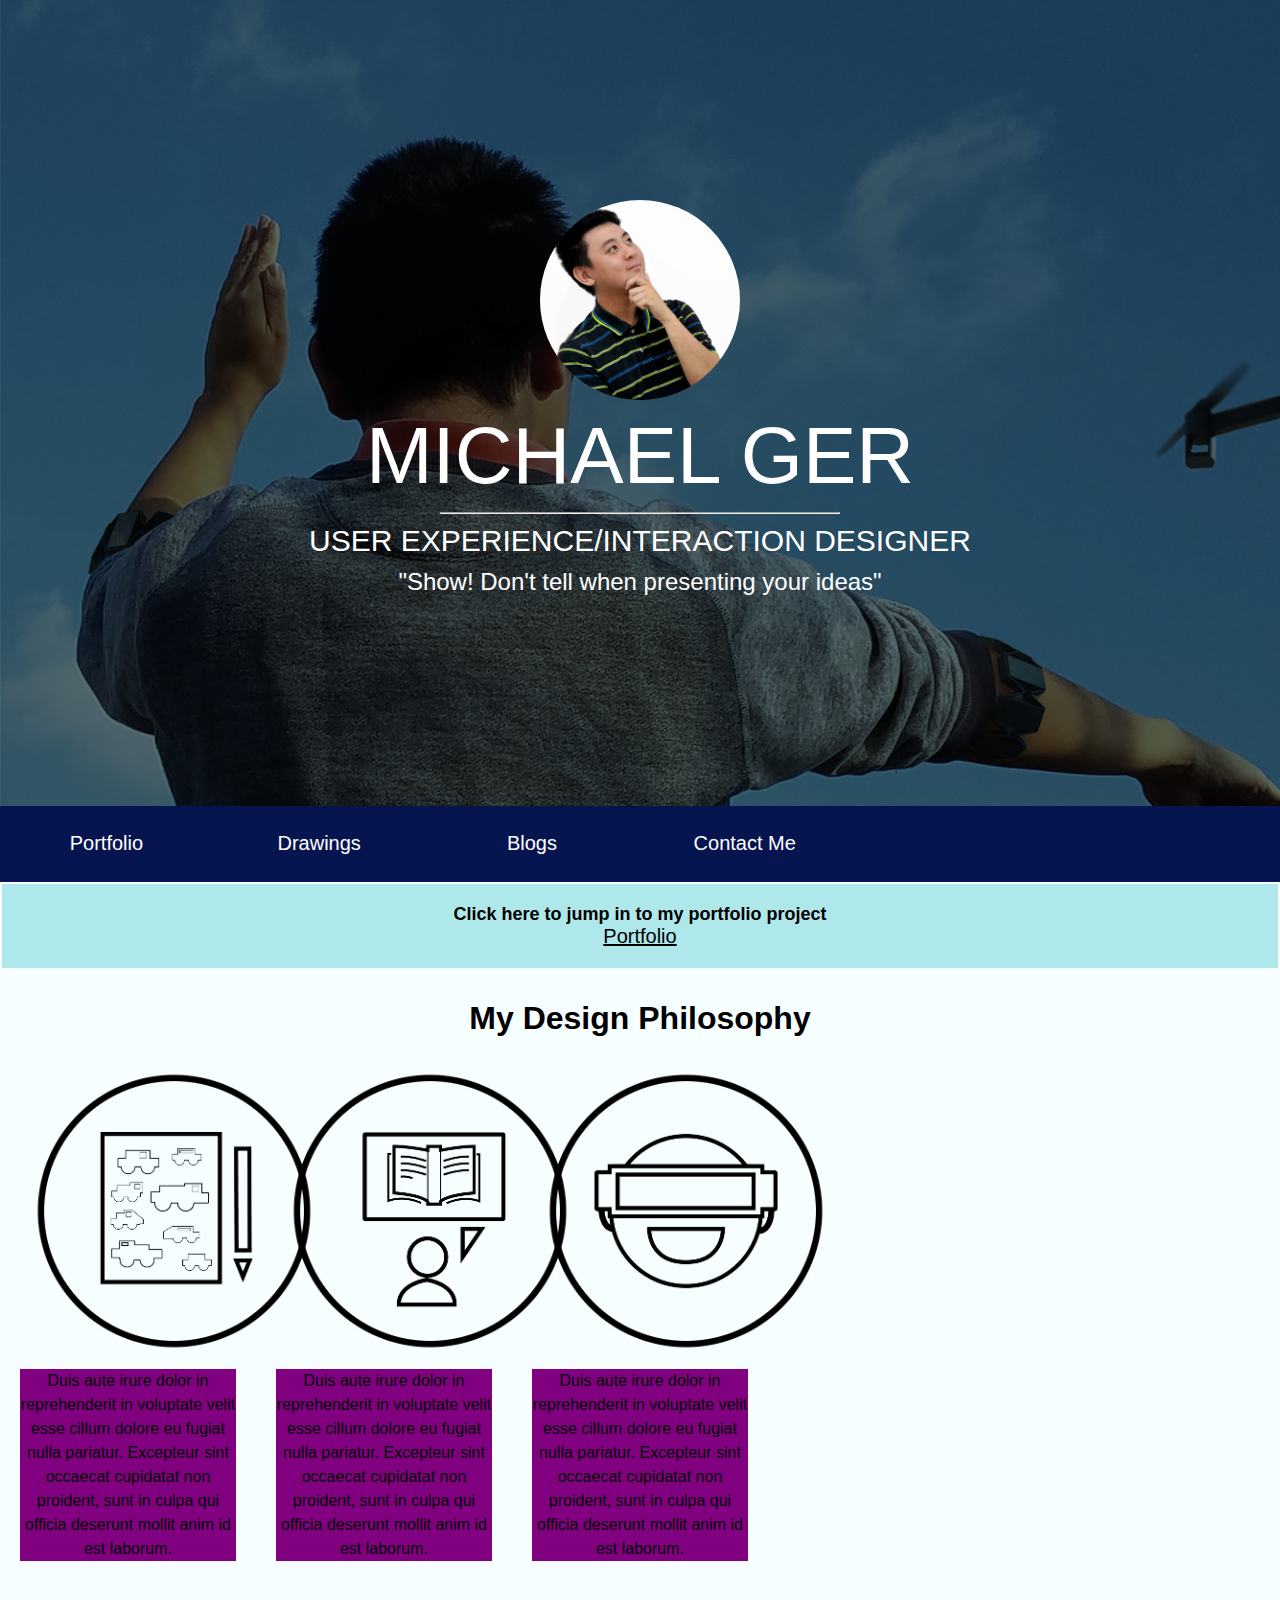
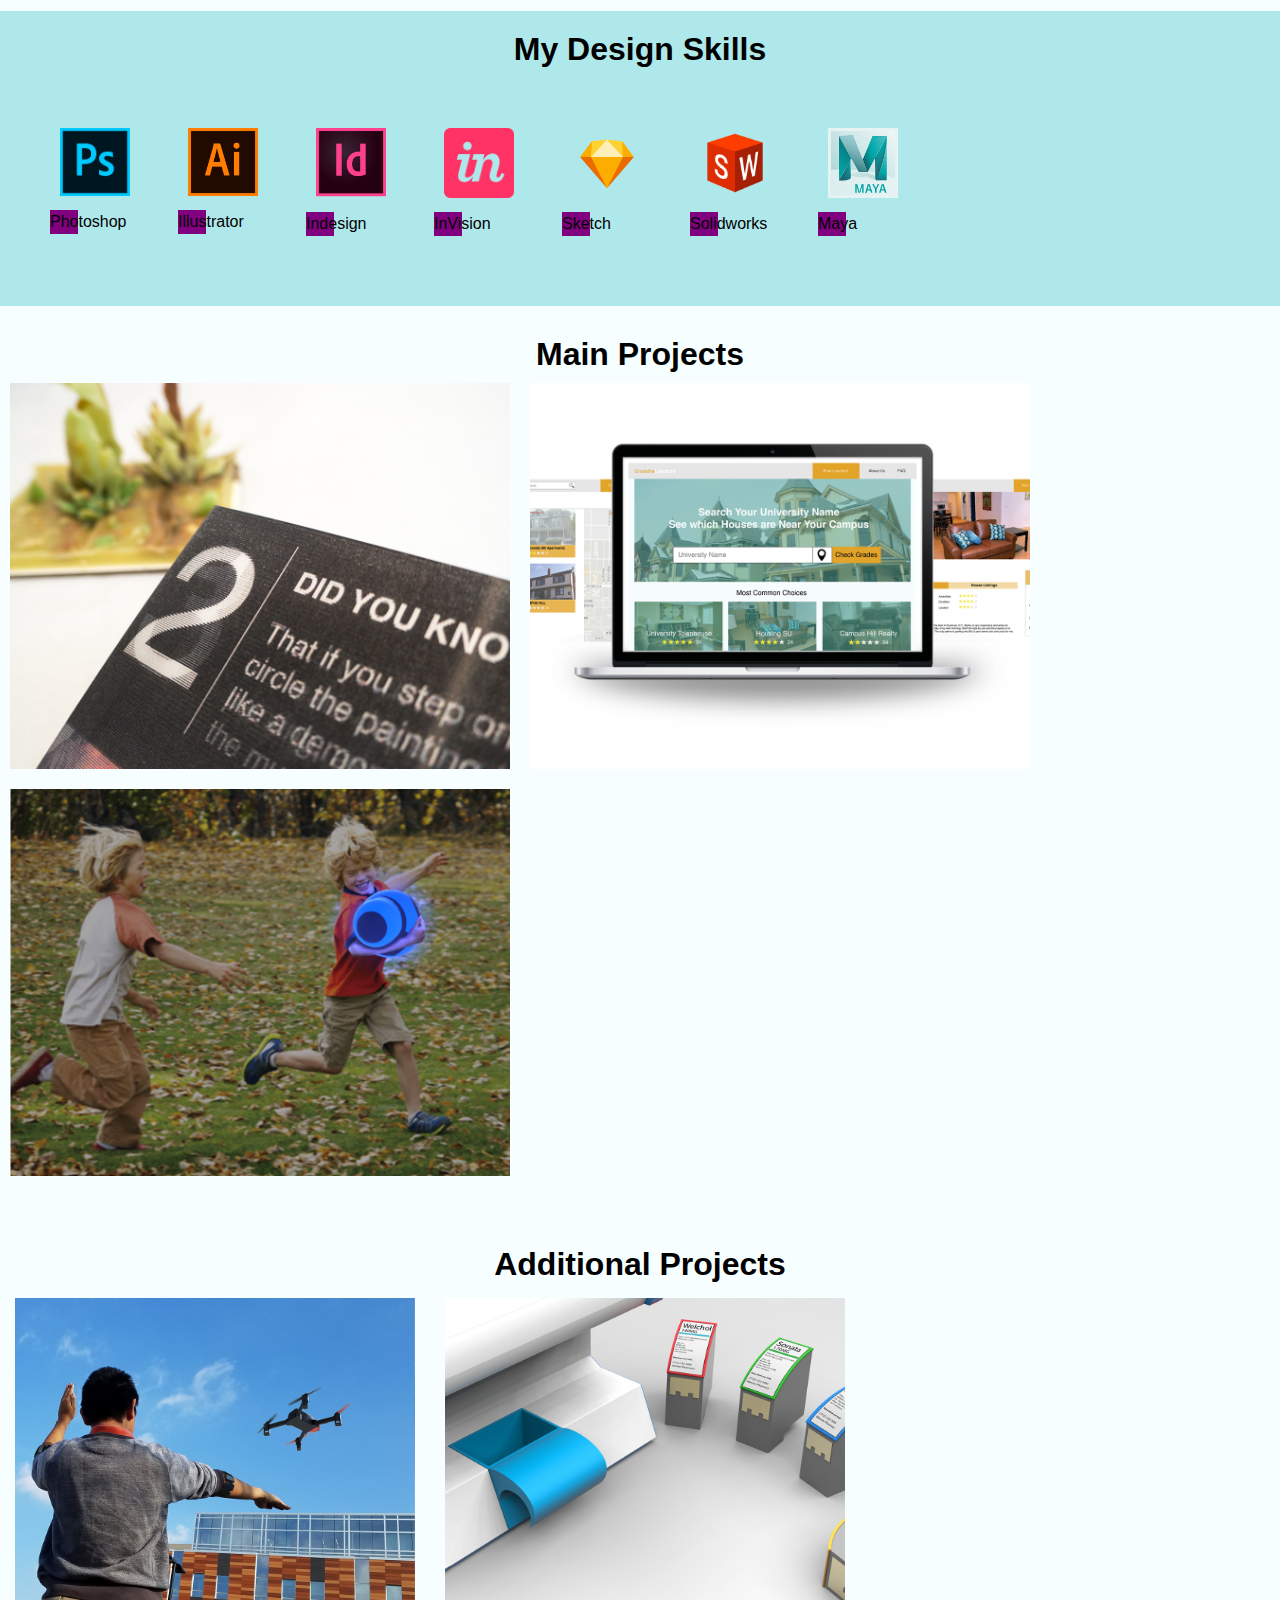
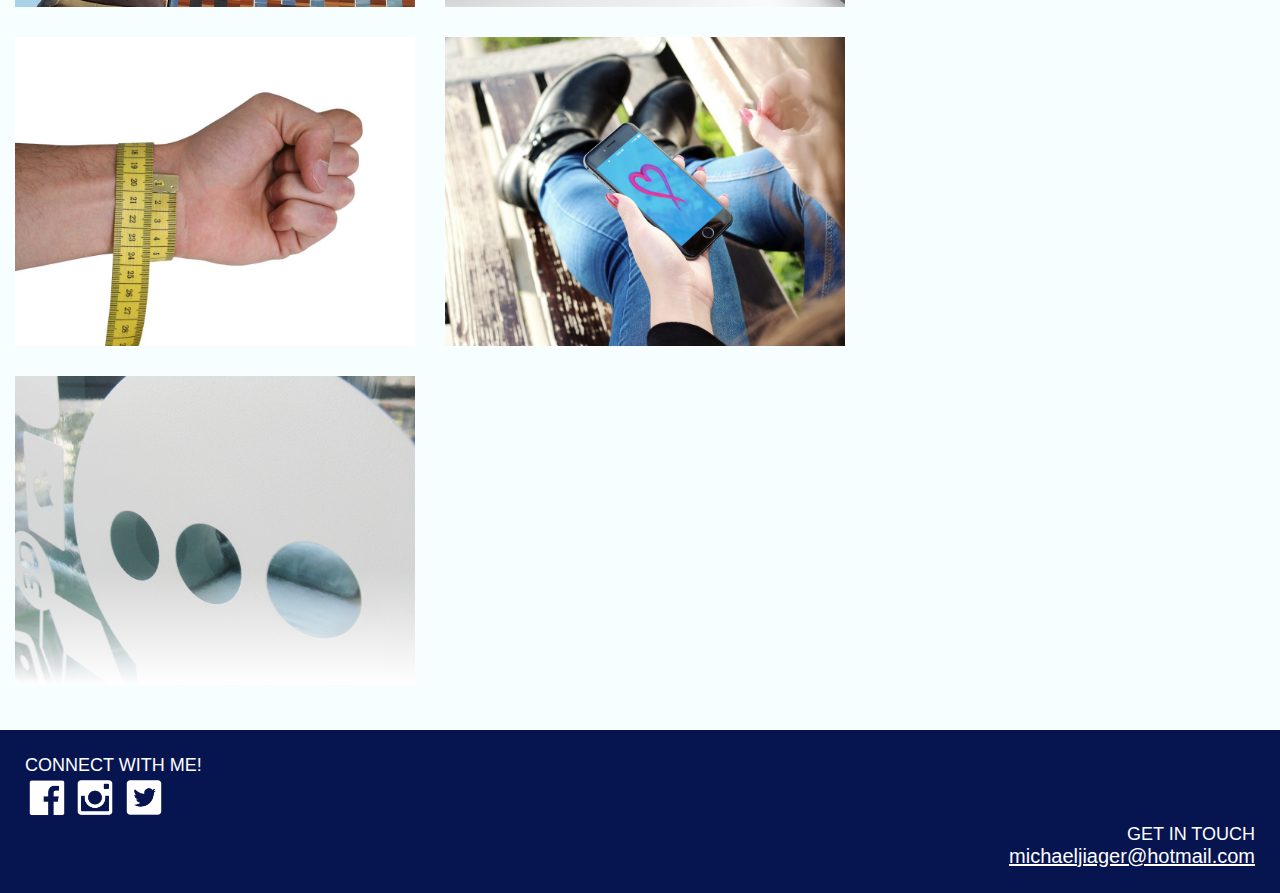
<file: unit_6/index.html>
<!DOCTYPE html>
<html>
<head>
	<title>Michael Ger</title>
	<link rel="stylesheet" type="text/css" href="css/style.css">
</head>
<body>
	<header>
		<img id="image-circle" src="images/MichaelPhoto.jpg">
		<h1 id="topheader">Michael Ger</h1>
		<hr align="center">
		<h1 id="JobDescription">User Experience/Interaction Designer</h1>
		<h1 id="slogan">"Show! Don't tell when presenting your ideas"</h1>
	</header>
	<nav class="clearfix">
		<a class="navigationlinks" href="portfolio.html">Portfolio</a>
		<a class="navigationlinks" href="drawings.html">Drawings</a>
		<a class="navigationlinks" href="blog.html">Blogs</a>
		<a class="navigationlinks" href="contactme.html">Contact Me</a>
	</nav>
	<section id="portfolio-direct-link">
		<h3>Click here to jump in to my portfolio project</h3>
		<a href="#" id="portfoliobutton">Portfolio</a>
	</section>
	<section class="clearfix" id="philosophy">
		<h2>My Design Philosophy</h2>
		<div class="Philosophyphotos-words">
			<img src="images/Philosophyicons-Sketch.png" alt="PhilosophySketch" class ="designphilosophypictures">
			<p>Duis aute irure dolor in reprehenderit in voluptate velit esse cillum dolore eu fugiat nulla pariatur. Excepteur sint occaecat cupidatat non proident, sunt in culpa qui officia deserunt mollit anim id est laborum.</p>
		</div>
		<div class="Philosophyphotos-words">
			<img src="images/Philosophyicons-Story.png" alt="PhilosophyStory" class ="designphilosophypictures">
			<p>Duis aute irure dolor in reprehenderit in voluptate velit esse cillum dolore eu fugiat nulla pariatur. Excepteur sint occaecat cupidatat non proident, sunt in culpa qui officia deserunt mollit anim id est laborum.</p>
		</div>
		<div class="Philosophyphotos-words">
			<img src="images/Philosophyicons-Fun.png" alt="PhilosophyFun" class ="designphilosophypictures" >
			<p>Duis aute irure dolor in reprehenderit in voluptate velit esse cillum dolore eu fugiat nulla pariatur. Excepteur sint occaecat cupidatat non proident, sunt in culpa qui officia deserunt mollit anim id est laborum.</p>
		</div>
	</section>
	<section class="clearfix" id="skills">
		<h2>My Design Skills</h2>
		<div class="skill-images">
			<img src="images/615px-Photoshop_CC_icon.png" alt="photoshop icon" class ="designskills">
			<p>Photoshop</p>
		</div>
		<div class="skill-images">
			<img src="images/512px-Adobe_Illustrator_CC_icon.svg.png" alt="illustratoricon" class ="designskills">
			<p>Illustrator</p>
		</div>
		<div class="skill-images">
			<img src="images/Adobe_InDesign_CC_icon.svg.png" alt="indesignlogo" class ="designskills">
			<p>Indesign</p>
		</div>
		<div class="skill-images">
			<img src="images/invision-logo.png" alt="illustratoricon" class ="designskills">
			<p>InVision</p>
		</div>
		<div class="skill-images">
			<img src="images/sketch-symbol-transparent@2x.png" alt="Sketchlogo" class ="designskills">
			<p>Sketch</p>
		</div>
		<div class="skill-images">
			<img src="images/solidworks.png" alt="Solidworkslogo" class ="designskills">
			<p>Solidworks</p>
		</div>
		<div class="skill-images">
			<img src="images/1519285192_maya.png" alt="Mayalogo" class ="designskills">
			<p>Maya</p>
		</div>
	</section>
	<section class="clearfix" id="main-projects">
		<h2>Main Projects</h2>
		<img src="images/ProjectIcon2.jpg" alt="ThesisProject" class ="mainprojects">
		<img src="images/ProjectIcon.jpg" alt="GradethelandlordProject" class ="mainprojects">
		<img src="images/ProjectIcon3.jpg" alt="HotPotatoProject" class ="mainprojects">
	</section>
	<section class="clearfix" id="additional-projects">
	<h2>Additional Projects</h2>
		<img src="images/ProjectIcon4.jpg" alt="DroneProject" class="additionalprojects">
		<img src="images/ProjectIcon42.jpg" alt="PillDispenserProject" class="additionalprojects">
		<img src="images/ProjectIcon43.jpg" alt="WearableProject" class="additionalprojects">
		<img src="images/ProjectIcon44.jpg" alt="DatingAppProject" class="additionalprojects">
		<img src="images/ProjectIcon45.jpg" alt="MuralWallProject" class="additionalprojects">
	</section>
	<footer> 
		<div id="connecticons">
			<h4> CONNECT WITH ME!</h4>
			<img src="images/logos-04.png" alt="Facebooklogo" class="socialmedia">
			<img src="images/logos-05.png" alt="instagramlogo" class="socialmedia">
			<img src="images/logos-06.png" alt="twitterlogo" class="socialmedia">
		</div>
		<div>
			<h4>GET IN TOUCH</h4>
			<a href="mailto:michaeljiager@hotmail.com">michaeljiager@hotmail.com</a>
		</div>
	</footer>	
</body>
</html>
</file>
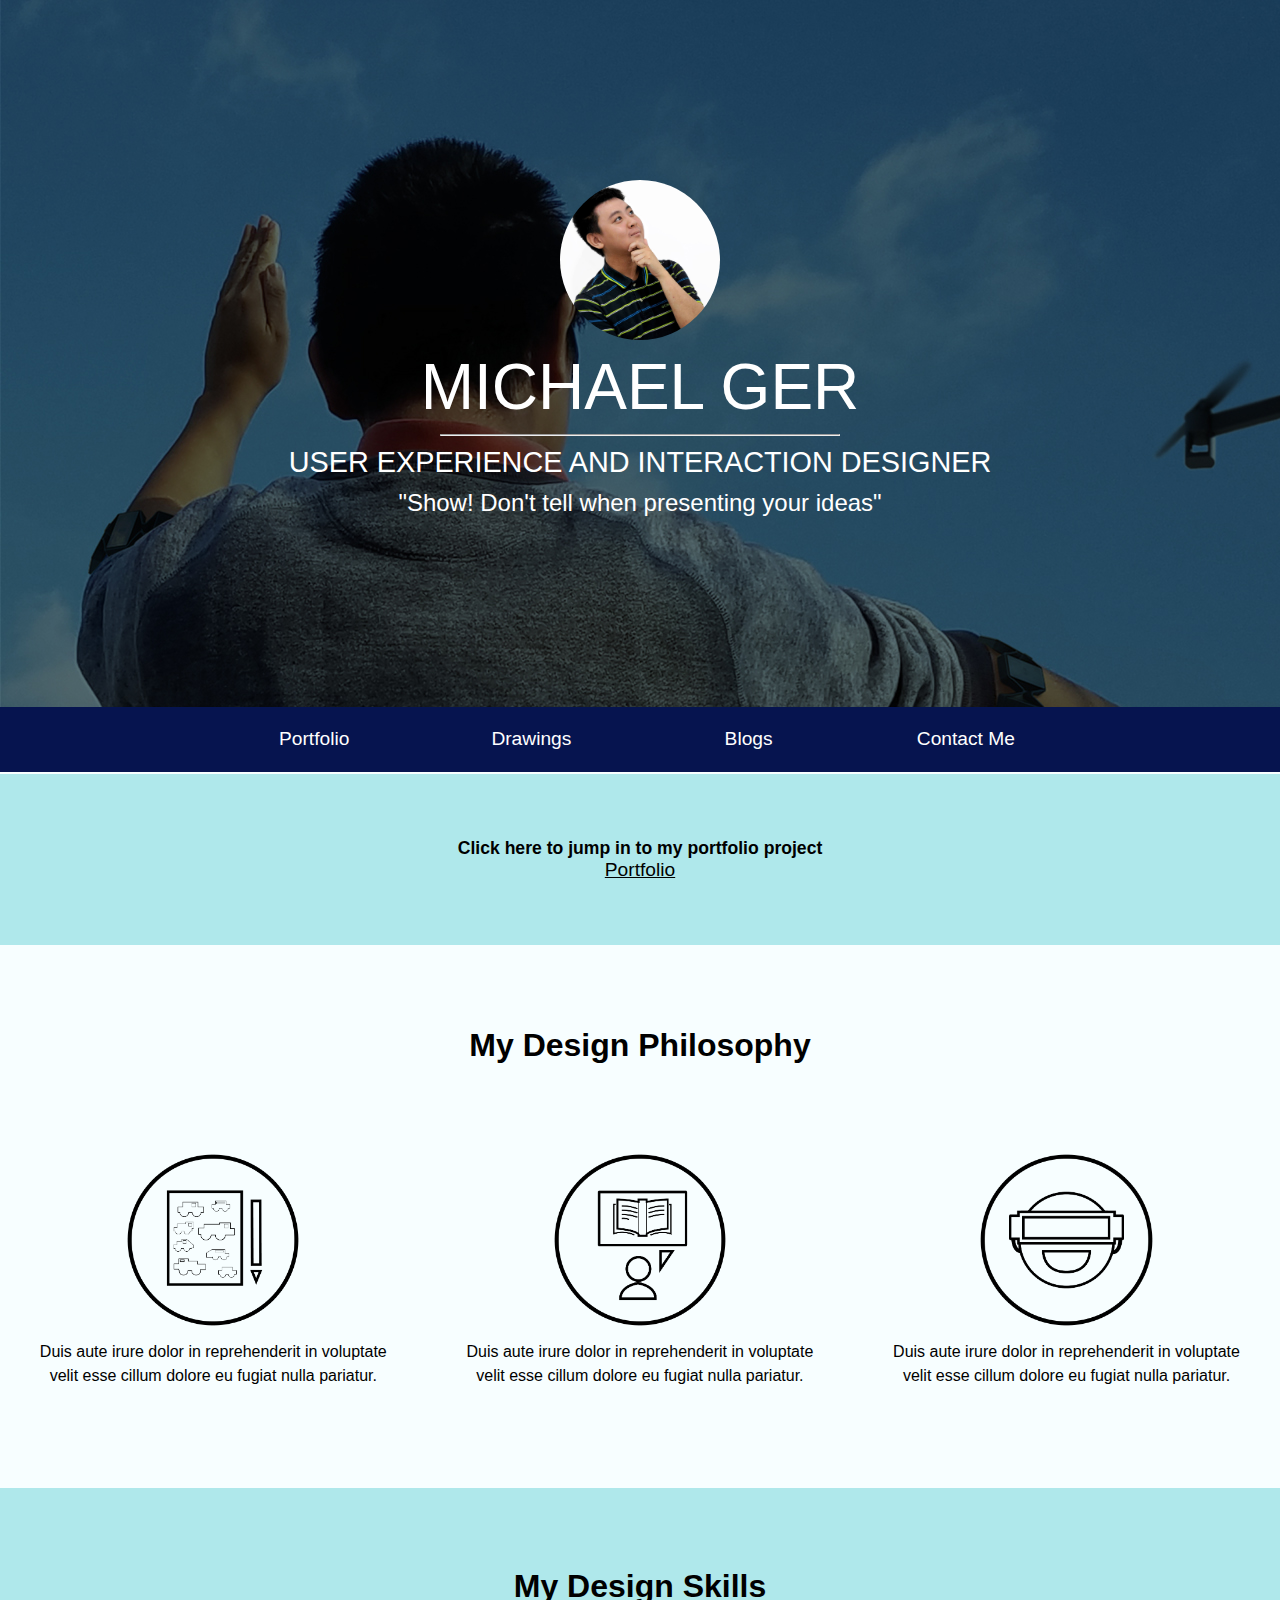
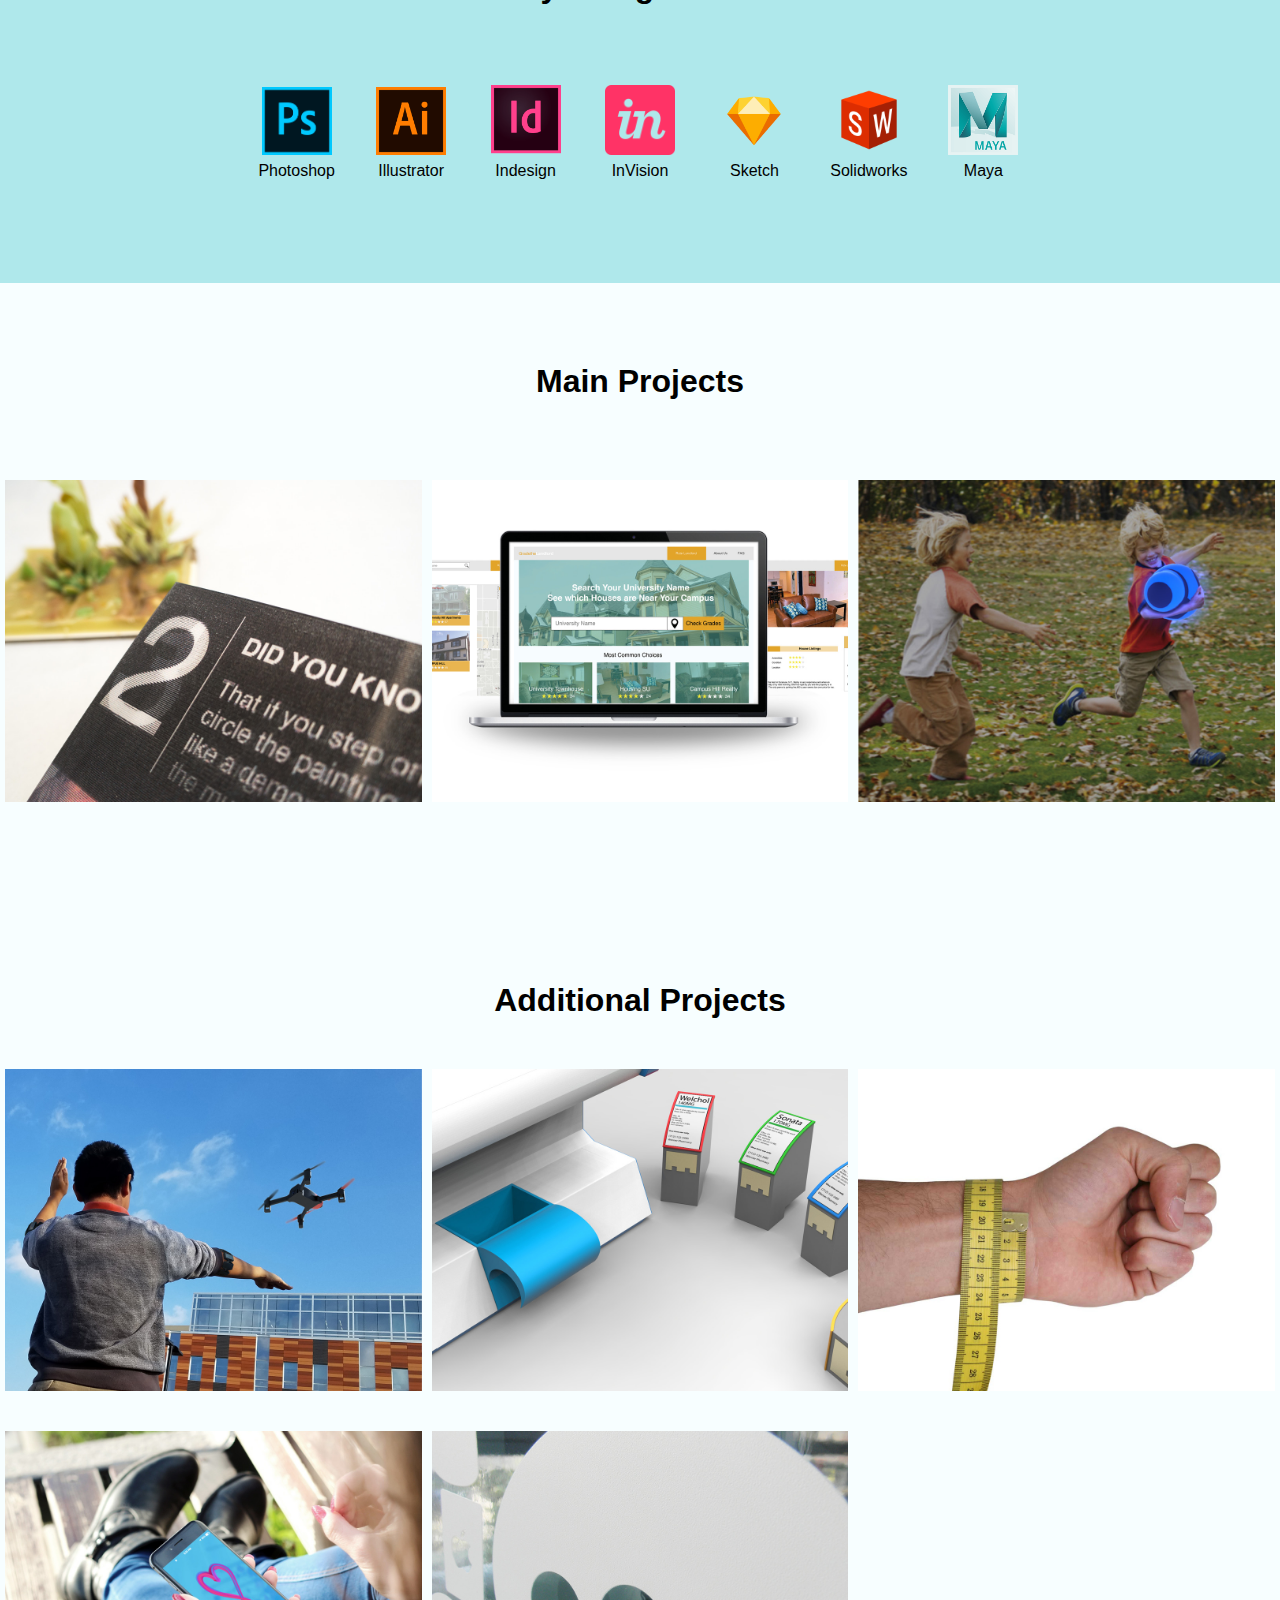
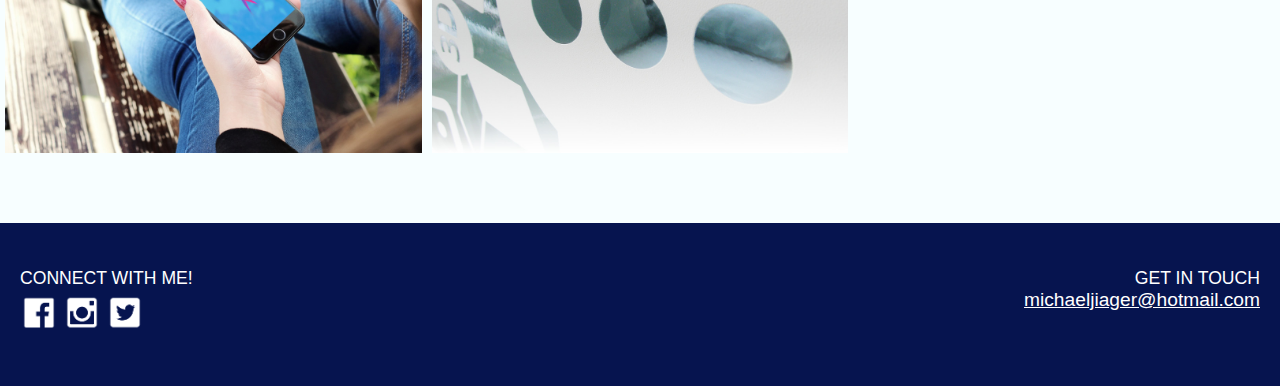
<file: unit_8/index.html>
<!DOCTYPE html>
<html>
<head>
	<title>Michael Ger</title>
	<link rel="stylesheet" type="text/css" href="css/style.css">
</head>
<body>
	<header>
		<img id="image-circle" src="images/MichaelPhoto.jpg">
		<h1 id="topheader">Michael Ger</h1>
		<hr align="center">
		<h1 id="JobDescription">User Experience and Interaction Designer</h1>
		<h1 id="slogan">"Show! Don't tell when presenting your ideas"</h1>
	</header>
	<nav class="clearfix">
		<a class="navigationlinks" href="portfolio.html">Portfolio</a>
		<a class="navigationlinks" href="drawings.html">Drawings</a>
		<a class="navigationlinks" href="blog.html">Blogs</a>
		<a class="navigationlinks" href="contactme.html">Contact Me</a>
	</nav>
	<section id="portfolio-direct-link">
		<h3>Click here to jump in to my portfolio project</h3>
		<a href="#" id="portfoliobutton">Portfolio</a>
	</section>
	<section class="clearfix" id="philosophy">
		<h2>My Design Philosophy</h2>
		<div class="Philosophyphotos-words">
			<img src="images/Philosophyicons-Sketch.png" alt="PhilosophySketch" class ="designphilosophypictures">
			<p>Duis aute irure dolor in reprehenderit in voluptate velit esse cillum dolore eu fugiat nulla pariatur.</p>
		</div>
		<div class="Philosophyphotos-words">
			<img src="images/Philosophyicons-Story.png" alt="PhilosophyStory" class ="designphilosophypictures">
			<p>Duis aute irure dolor in reprehenderit in voluptate velit esse cillum dolore eu fugiat nulla pariatur.</p>
		</div>
		<div class="Philosophyphotos-words">
			<img src="images/Philosophyicons-Fun.png" alt="PhilosophyFun" class ="designphilosophypictures" >
			<p>Duis aute irure dolor in reprehenderit in voluptate velit esse cillum dolore eu fugiat nulla pariatur.</p>
		</div>
	</section>
	<section class="clearfix" id="skills">
		<h2>My Design Skills</h2>
		<div class="skill-images">
			<img src="images/615px-Photoshop_CC_icon.png" alt="photoshop icon" class ="designskills">
			<p>Photoshop</p>
		</div>
		<div class="skill-images">
			<img src="images/512px-Adobe_Illustrator_CC_icon.svg.png" alt="illustratoricon" class ="designskills">
			<p>Illustrator</p>
		</div>
		<div class="skill-images">
			<img src="images/Adobe_InDesign_CC_icon.svg.png" alt="indesignlogo" class ="designskills">
			<p>Indesign</p>
		</div>
		<div class="skill-images">
			<img src="images/invision-logo.png" alt="illustratoricon" class ="designskills">
			<p>InVision</p>
		</div>
		<div class="skill-images">
			<img src="images/sketch-symbol-transparent@2x.png" alt="Sketchlogo" class ="designskills">
			<p>Sketch</p>
		</div>
		<div class="skill-images">
			<img src="images/solidworks.png" alt="Solidworkslogo" class ="designskills">
			<p>Solidworks</p>
		</div>
		<div class="skill-images">
			<img src="images/1519285192_maya.png" alt="Mayalogo" class ="designskills">
			<p>Maya</p>
		</div>
	</section>
	<section class="clearfix" id="main-projects">
		<h2>Main Projects</h2>
		<img src="images/ProjectIcon2.jpg" alt="ThesisProject" class ="mainprojects">
		<img src="images/ProjectIcon.jpg" alt="GradethelandlordProject" class ="mainprojects">
		<img src="images/ProjectIcon3.jpg" alt="HotPotatoProject" class ="mainprojects">
	</section>
	<section class="clearfix" id="additional-projects">
	<h2>Additional Projects</h2>
		<img src="images/ProjectIcon4.jpg" alt="DroneProject" class="additionalprojects">
		<img src="images/ProjectIcon42.jpg" alt="PillDispenserProject" class="additionalprojects">
		<img src="images/ProjectIcon43.jpg" alt="WearableProject" class="additionalprojects">
		<img src="images/ProjectIcon44.jpg" alt="DatingAppProject" class="additionalprojects">
		<img src="images/ProjectIcon45.jpg" alt="MuralWallProject" class="additionalprojects">
	</section>
	<footer class="clearfix"> 
		<div id="connecticons-column">
			<h4> CONNECT WITH ME!</h4>
			<img src="images/logos-04.png" alt="Facebooklogo" class="socialmedia">
			<img src="images/logos-05.png" alt="instagramlogo" class="socialmedia">
			<img src="images/logos-06.png" alt="twitterlogo" class="socialmedia">
		</div>
		<div id="getintouch-column">
			<h4>GET IN TOUCH</h4>
			<a href="mailto:michaeljiager@hotmail.com">michaeljiager@hotmail.com</a>
		</div>
	</footer>	
</body>
</html>
</file>
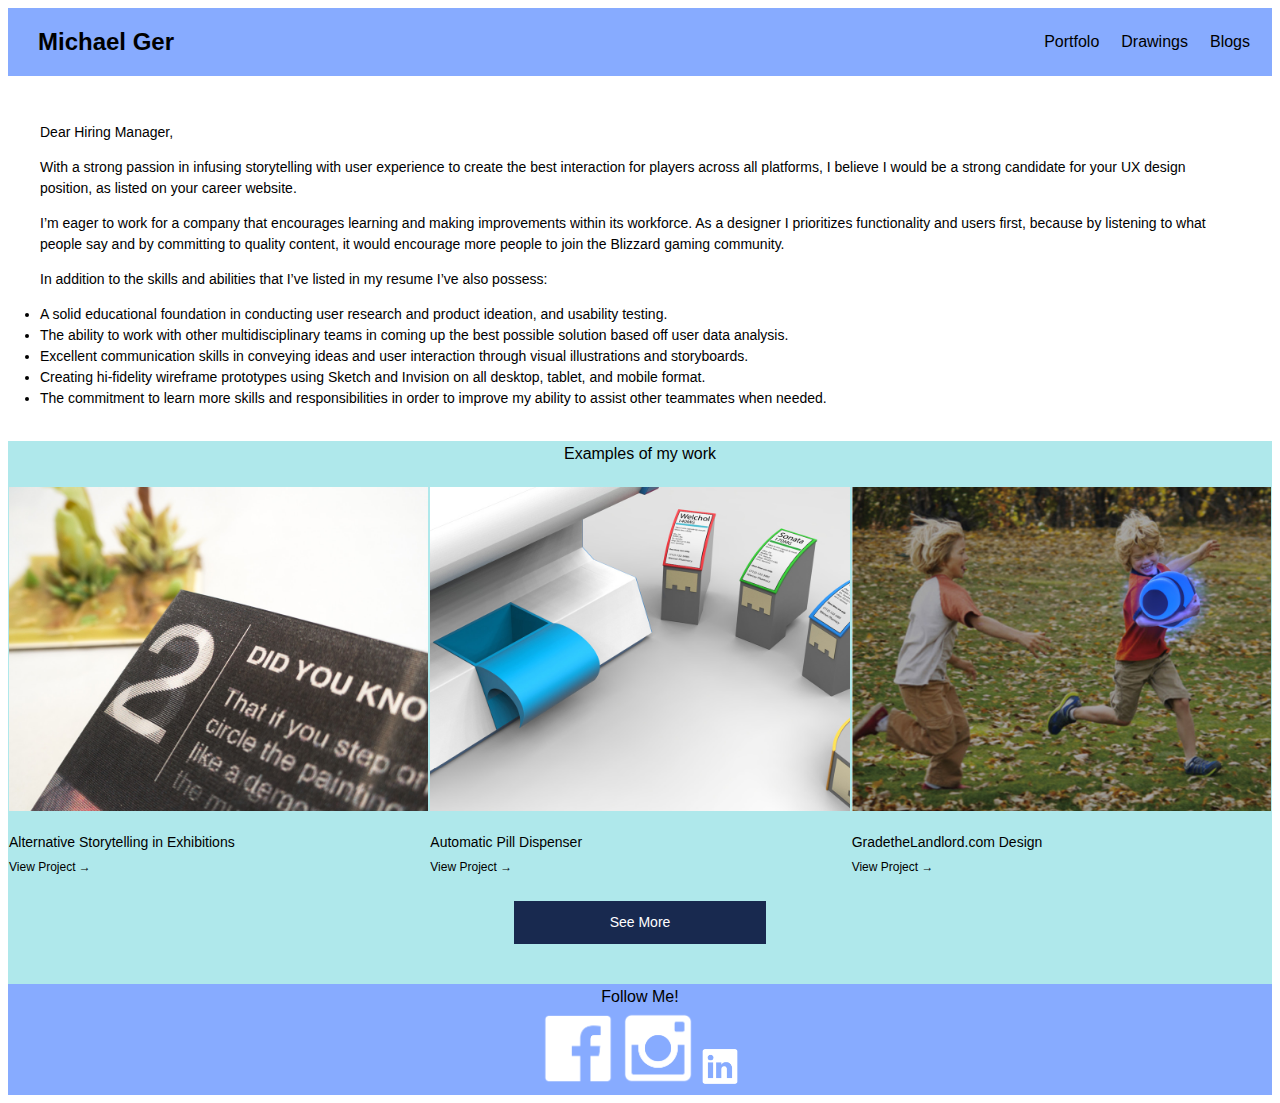
<file: unit_10/htmlemails.html>
<!DOCTYPE html>
<html>
<head>
	<title>My Portfolio Email Catalog</title>
</head>
<body>
	<table cellspacing="0" style="font-family: Helvetica, Arial, sans-serf; font-size: 16px; line-height: 1.5;" border="0" width="100%">
	<tr style="background: #87ABFF">
		<th style="padding-left: 30px; font-size: 1.5em; " align="left">Michael Ger</th>
		<td colspan="3">
			<table cellspacing="20" align="right" border="0">
			<tr>
				<td> <a href="#" style="text-decoration: none; color: black">Portfolo</a></td>
				<td> <a href="#" style="text-decoration: none; color: black">Drawings</a></td>
				<td> <a href="#" style="text-decoration: none; color: black">Blogs</a></td>
			</tr>
			</table>
		</td>
	</tr>
	<tr>
		<td style="padding: 2em" colspan="3" cellspacing="20"> 
						<p style="font-size: 14px; font-weight: normal;"> Dear Hiring Manager, </p>

						<p style="font-size: 14px; font-weight: normal;">  With a strong passion in infusing storytelling with user experience to create the best interaction for players across all platforms, I believe I would be a strong candidate for your UX design position, as listed on your career website. </p>

						<p style="font-size: 14px; font-weight: normal;"> I’m eager to work for a company that encourages learning and making improvements within its workforce. As a designer I prioritizes functionality and users first, because by listening to what people say and by committing to quality content, it would encourage more people to join the Blizzard gaming community.</p>

						<p style="font-size: 14px; font-weight: normal;">In addition to the skills and abilities that I’ve listed in my resume I’ve also possess: </p>

						<li style="font-size: 14px; font-weight: normal;"> A solid educational foundation in conducting user research and product ideation, and usability testing.</li>
						<li style="font-size: 14px; font-weight: normal;">The ability to work with other multidisciplinary teams in coming up the best possible solution based off user data analysis. </li>
						<li style="font-size: 14px; font-weight: normal;">Excellent communication skills in conveying ideas and user interaction through visual illustrations and storyboards. </li>
						<li style="font-size: 14px; font-weight: normal;">Creating hi-fidelity wireframe prototypes using Sketch and Invision on all desktop, tablet, and mobile format. </li>
						<li style="font-size: 14px; font-weight: normal;">The commitment to learn more skills and responsibilities in order to improve my ability to assist other teammates when needed.</li>	
 		</td>
	</tr>
	<tr>
		<td style="font-size: 1em; padding-bottom: 20px; background: rgb(175,232,235);" colspan="3" align="center">Examples of my work</td>
	</tr>
	<tr style="background: rgb(175,232,235);">
		<td style="padding: 1px" align="left" width="33.33%">
			<img src="https://michaeljiager.github.io/unit_9/images/ProjectIcon2.jpg" width="100%">
			<h3 style="font-size: 14px; font-weight: normal;">Alternative Storytelling in Exhibitions</h3>
			<p style="font-size: 12px; font-weight: lighter; line-height: 10%;">View Project &rarr;</p>
		</td>
		<td style="padding: 1px" align="left" width="33.33%" cellspacing="0">
			<img src="https://michaeljiager.github.io/unit_9/images/ProjectIcon42.jpg" width="100%">
			<h3 style="font-size: 14px; font-weight: normal;" >Automatic Pill Dispenser</h3>
			<p style=" font-size: 12px; font-weight: lighter; line-height: 10%;">View Project &rarr;</p>
		</td>
		<td style="padding: 1px" align="left" width="33.33%" cellspacing="0">
			<img src="https://michaeljiager.github.io/unit_9/images/ProjectIcon3.jpg" width="100%">
			<h3 style="font-size: 14px; font-weight: normal;">GradetheLandlord.com Design</h3>
			<p style=" font-size: 12px; font-weight: lighter; line-height: 10%;">View Project &rarr;</p>
		</td>
	</tr>
	<tr>
		<td style="padding:20px 0 40px 0; background: rgb(175,232,235)" colspan="3">
			<table  style="background:rgb(24,41,79)" cellspacing="10" align="center" border="0" width="20%">
			<tr>
				<td style="font-size: 14px; color: white;" align="center">See More</td>
			</tr>
			</table>
		</td>
	</tr>
	<tr style="background: #87ABFF">
		<td style="font-size: 1em;" colspan="3" align="center"> Follow Me!</td>	
	</tr>
	<tr style="background: #87ABFF">
		<td colspan="3" align="center">
				<img src="https://michaeljiager.github.io/unit_9/images/logos-04.png" width="6%">
				<img src="https://michaeljiager.github.io/unit_9/images/logos-05.png" width="6%">
				<img src="https://michaeljiager.github.io/unit_9/images/linkedinicon-04.png" width="40">
		</td>
	</tr>
	</table>
</body>
</html>
</file>
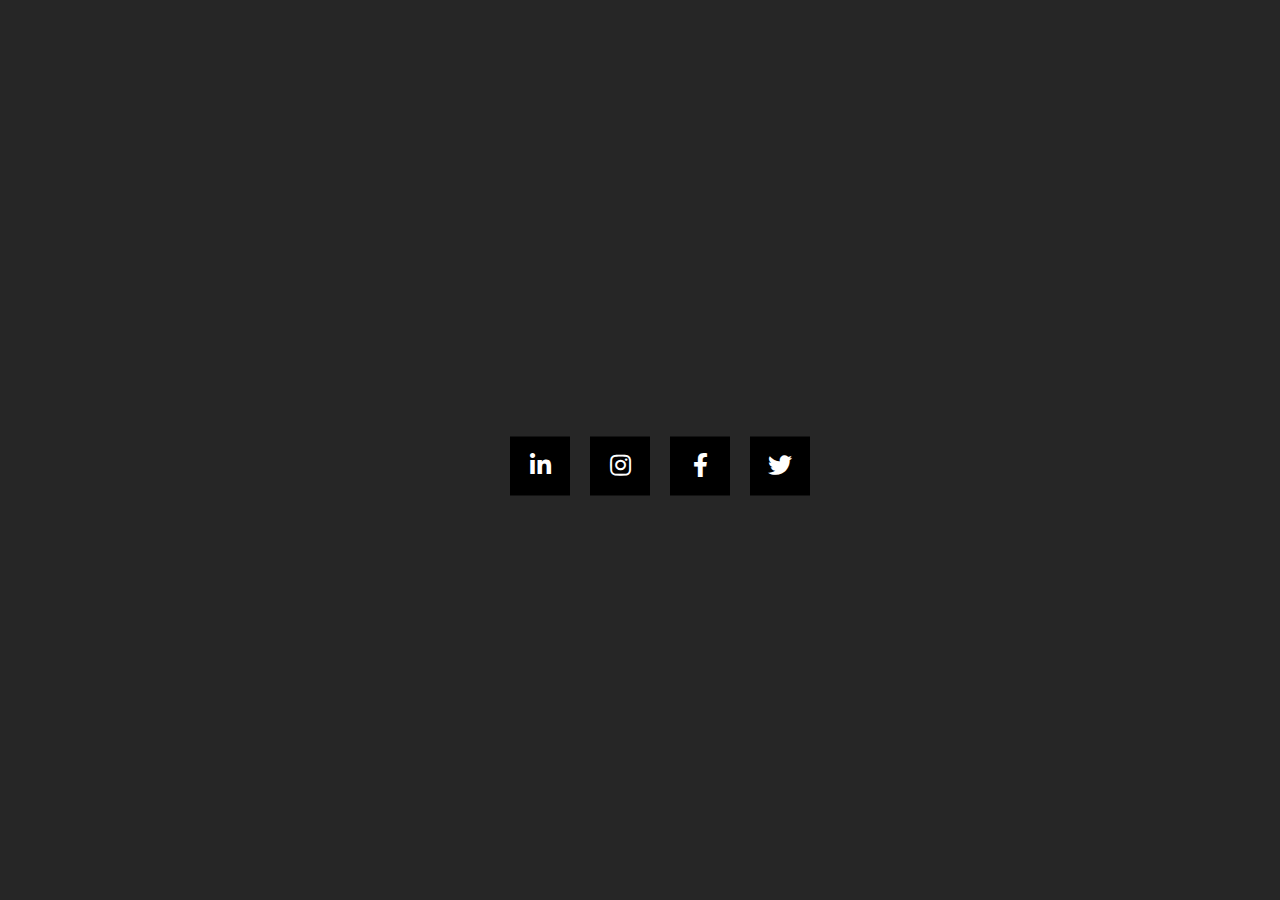
<file: unit_10/trial.html>
<!DOCTYPE html>
<html>
<head>
	<meta charset="utf-8">
	<title>Wow</title>
	<link rel="stylesheet" href="css/trial.css">
	<link rel="stylesheet" href="https://use.fontawesome.com/releases/v5.0.10/css/all.css">
</head>
<body>
		<ul>
			<li><a href="#"><i class="fab fa-linkedin-in"></i></a></li>
			<li><a href="#"><i class="fab fa-instagram"></i></a></li>
			<li><a href="#"><i class="fab fa-facebook-f"></i></a></li>
			<li><a href="#"><i class="fab fa-twitter"></i></a></li>
		</ul>

</body>
</html>
</file>
<file: unit_1/css/style.css>
body {
	background-color: black;
}

h1, h2, h3, h4, p {
	color: gold;
}
</file>
<file: unit_10/css/style.css>
@import url('https://fonts.googleapis.com/css?family=Arima+Madurai|Raleway');

* {margin:0px;padding:0;box-sizing:border-box;}

body {
	font-family: helvetica, arial, sans-serif;
	background-color: rgb(247,254,255);
	font-size: 16px		

}
h1 {
	font-family: 'Raleway', sans-serif;
	font-size: 2.6em;
	font-weight: bold;
	margin: 10px;
	text-align:center;
}
h2{
	font-family: 'Raleway', sans-serif;
	font-size: 2em;
	text-align: center;
	padding: 30px 0;
}

h3 {
	font-size: 1.1em;
	font-weight: bold;
	padding: 10px 0;
}

h4 {
	font-size: 1.5em;
	font-weight: lighter;
	color: white;
	height: 40px;
	text-align: center;
}

h5 {
	font-size: 1.1em;
	font-weight: medium;
}

# {
	background-color: rgb(178,147,59);
	color:white;
	padding: 15px 32px;
	text-align: center;
	display: inline-block;
	font-size: 1em;
}

hr{
	color: rgb(175,232,235);
	width: 400px;
	display: block;
	margin-left: auto;
	margin-right:auto;
	align-self: center;
}

header {
	padding: 180px 0;
	background-image: url("images/Main-Picture.jpg");
	background-repeat: no-repeat; 
	height: #;
}

nav{
	background-color: rgb(6,20,79);
	text-align: center;
}

.nav-placeholder {
	margin: 0 0 40px 0;
}

.fixed {
	position: fixed;
	width: 100%;
	top: 0;
}


a {
	font-weight: lighter;
	font-size: 1.2em;
	width: 200px;
}

nav a:hover {
	background-color: white;
	color: black;
}

section a:hover{
	color: #B2943B;

}

p{
	font-size: 1em;
	font-family: helvetica, arial, serif;
	font-weight: lighter;
	line-height: 1.5em;
	margin: 0px;
}


#image-circle {
	border-radius: 50%;
	width: 10em;
	display: block;
	margin-left: auto;
	margin-right:auto;
}
#topheader {
	font-size: 4em;
	font-weight: normal;
	color: white;
	text-transform: uppercase;
	text-align: center;
}
#JobDescription {
	text-align: center; 
	font-size: 1.8em;
	font-weight: normal;
	color: white;
	text-transform:uppercase;
}

#slogan {
	font-size: 1.5em;
	font-weight: 100;
	color: white;
	text-align: center;
}
#intro {
	text-align: center;
	margin: 2px;
	padding: 200px;
}

#portfolio-direct-link {
	text-decoration: none;
	padding: 15px;
	margin: 0.5%;
	margin: 2px 0;
	padding: 20px;
	text-align: center;
	background-color: rgb(175,232,235)
}

#portfoliobutton {
	font-size: 1.2em;
	color: black;
	padding: 10px 10px;
}

#connecticons {
	text-align: left;
}

.navigationlinks {
	background-color: rgb(6,20,79);
	color: white;
	text-decoration: none;
	display: inline-block;
	padding: 20px 0;
}

.after-main {
	clear:left;
}

.clearfix:after{
	visibility: hidden;
	display: block;
	content: " ";
	clear:both;
	height: 0;
	font-size: 0;
}

#philosophy {
	padding: 50px 0;
	text-align: center;
	max-width: 1400px
	margin:auto;
}

.designphilosophypictures {
	width: 50%;
	margin:2px;
}

.Philosophyphotos-words {
	float: left;
	text-align: center;
	width: 33.33%;
	padding: 50px 25px;
	;
}

#skills {
	padding: 50px 0;
	background-color: rgb(175,232,235);
	text-align: center;
}

.designskills {
	width: 70px;
	margin: 0 20px;
}

.skill-images{
	display: inline-block;
	text-align: center;
	padding: 50px 0;
}

#ux-uidesignprojects {
	text-align: center;
	padding: 50px 0;
	max-width: 1400px;
	margin: auto;
}

.ux-uidesignpicture {
	width: 100%;
}

.ux-uidesign-image-text {
	float: left;
	text-align: left;
	position: relative;
	padding: 0 5px;
	width: 33.33%;

}

.bottomleft {
	background-color: #DCF0FF;
	color: black;
	padding: 20px 0 20px 10px;

}

#industrialdesignprojects {
	text-align: center;
	padding: 50px 0 80px;
	max-width: 1400px;
	margin: auto;
}

.industrialdesignimages {
	width: 100%;
}

.industrialdesign-image-text {
	float: left;
	text-align: left;
	position: relative;
	padding: 0 5px;
	width: 33.33%;
}	

.projectlinks {
	color: purple;
	text-decoration: none;
	display: inline-block;
	padding: 10px 0;
	font-size: 0.9em;
	font-weight: lighter;
}

footer {
	background-color: #87ABFF;
}

#connecticons-column{
	padding: 30px 20px;
	width: 100%;
}


#social_media_icons {
	text-align: center;
	margin: auto;

}

.media_icons {
	padding: 10px;
	background: black;
}

#container {
	padding: 30px 0;
	color: white;
	background-color: rgb(24,41,79);
}

form {
	max-width: 800px;
	margin: auto;
}

input[type=text],select,textarea{
	width: 100%;
	padding: 12px;
	border:1px solid black;
	box-sizing: border-box;
	margin-top: 6px;
	margin-bottom: 16px;
	resize: vertical;
}

#writesubject {
	padding: 10px 12px 30px;
}

input[type=submit] {
	background-color: rgb(178,147,59);
	color: white;
	padding: 15px 32px;
	text-align: left;
	display: inline-block;
	font-size: 1em;
	cursor: pointer;
}

input[type=submit]:hover {
	background-color: #45a049;
}
}

@media only screen and (max-width: 800px) {
	#image-circle {
		width: 9em;
	}

	.skill-images {
		width: 20%;
		padding: 20px 0;
	}

	nav a {
		font-size: 1.2em;
		width: 23%;
	}

	.socialmedia{
	margin: 2px;
	width: 7%;
	}

	.container {
	padding: 30px 60px 30px;	
	}
}

@media only screen and (max-width: 500px) {
	header {
		padding: 110px 0;
	}
	#image-circle {
		width: 40%;
	}
	#topheader {
		font-size: 2.5em;
	}

	#JobDescription {
		font-size: 1.3em;
	}

	#slogan {
		font-size: 1em;
	}

	nav a {
		font-size: 1.1em;
		width: 100%;
	}

	h2 {
		font-size: 1.5em;
	}

	.Philosophyphotos-words {
		float: none;
		width: 100%;
		padding: 20px 25px;
	}	

	.skill-images {
		width: 33.33%;
		padding: 10px 0;
	}
	
	.ux-uidesign-image-text{
		float: none;
		display: inline-block;
		width: 100%;
		padding: 10px 0;
	}

	.industrialdesign-image-text {
		float: none;
		width: 100%;
		padding: 10px 0;
	}

	#connecticons-column{
	text-align: center;
	padding: 20px;
	width: 100%;
	float: none;
	}

.socialmedia{
	padding:2px;
	width: 15%;
	}

	.container {
	padding: 30px 40px 30px;	
	}
}
</file>
<file: unit_3/css/style.css>
* {margin:0;padding:0;box-sizing:border-box;}
img { width:200px; }
body {
	font-family: helvetica, arial, sans-serif;
	background-color: rgb(247,254,255);		
}
h1 {
	font-size: 42px;
	font-weight: bold;
}
h2{
	font-size: 30px;
}

h4 {
	font-size: 12px;
	font-weight: lighter;
	background: black;
	color: white;
}

h5 {
	font-size: 18px;
	color: white;
}

hr{
	color: rgb(175,232,235);
	width: 800px;
}

#skills {
	background-color: rgb(175,232,235);
}

header {
	background:url(https://scontent.fbed1-2.fna.fbcdn.net/v/t31.0-8/13483362_958525334244970_1398358843870722342_o.jpg?oh=e8d546c7618c960fef63b41a5025b147&oe=5B0390FE);
}

a {
	color: white;
}
#topheader {
	font-size: 36px;
	font-weight: bold;
	color: white;
	text-transform: uppercase;
}
#slogan {
	font-size: 20px;
	font-weight: normal;
	color: white;
	text-transform: uppercase;

}

#portfoliobutton {
	font-size: 20px;
}


footer {
	text-align: right;
	background-color: rgb(6,20,79);

}
</file>
<file: unit_4/css/style.css>
* {margin:0px;padding:0;box-sizing:border-box;}

@import url('https://fonts.googleapis.com/css?family=Arima+Madurai|Raleway');

body {
	font-family: helvetica, arial, sans-serif;
	background-color: rgb(247,254,255);		
}
h1 {
	font-family: 'Raleway', sans-serif;
	font-size: 42px;
	font-weight: bold;
	margin: 10px
}
h2{
	font-family: 'Raleway', sans-serif;
	font-size: 32px;
}

h3 {
	font-size: 18px;
	font-weight: bold;
}

h4 {
	font-size: 18px;
	font-weight: lighter;
	color: white;
}

h5 {
	font-size: 18px;
	color: white;
}

hr{
	color: rgb(175,232,235);
	width: 400px;
	display: block;
	margin-left: auto;
	margin-right:auto;
}

#skills {
	background-color: rgb(175,232,235);
}

header {
	padding: 200px;
	background-image: url("images/Main-Picture.jpg");
}

#navigation-specific{
	background-color: rgb(6,20,79);
	text-align: center;
	padding: 20px;
}


a {
	color: white;
	font-weight: lighter;
	font-size: 20px;
	margin: 30px
}

p{
	font-size: 16px;
	font-family: helvetica, arial, serif;
	font-weight: lighter;
	line-height: 1.5em;
	padding: 2px
	margin: 0px;
}

#image-circle {
	border-radius: 50%;
	width: 15%;
	display: block;
	margin-left: auto;
	margin-right:auto;
}
#topheader {
	font-size: 80px;
	font-weight: normal;
	color: white;
	text-transform: uppercase;
	text-align: center;
}
#JobDescription {
	text-align: center; 
	font-size: 30px;
	font-weight: normal;
	color: white;
	text-transform:uppercase;
}

#slogan {
	font-size: 24px;
	font-weight: 100;
	color: white;
	text-align: center;
}
#intro {
	text-align: center;
	margin: 2px;
	padding: 200px;
}

#portfolio-direct-link {
	margin: 2px;
	padding: 20px;
	text-align: center;
	background-color: rgb(175,232,235)
}

#portfoliobutton {
	font-size: 20px;
	color: black;
}

#philosophy {
	text-align: center;
	padding: 30px
}

#skills {
	text-align: center;
	padding: 30px
}

#main-projects {
	text-align: center;
	padding: 30px
}

#additional-projects {
	text-align: center;
	padding: 30px
}
footer {
	text-align: right;
	background-color: rgb(6,20,79);
	padding: 25px;
}

#connecticons {
	text-align: left;
}

.designphilosophypictures {
	width: 300px;
	margin:10px;
}

.designskills {
	width: 70px;
	margin: 10px;
}

.mainprojects{
	width: 450px;
	margin: 15px;
}

.additionalprojects {
	width: 400px;
	margin: 15px;
}

.socialmedia{
	margin:2px;
	width: 40px;
}
</file>
<file: unit_5/css/style.css>
* {margin:0px;padding:0;box-sizing:border-box;}

@import url('https://fonts.googleapis.com/css?family=Arima+Madurai|Raleway');

body {
	font-family: helvetica, arial, sans-serif;
	background-color: rgb(247,254,255);		
}
h1 {
	font-family: 'Raleway', sans-serif;
	font-size: 42px;
	font-weight: bold;
	margin: 10px
}
h2{
	font-family: 'Raleway', sans-serif;
	font-size: 32px;
}

h3 {
	font-size: 18px;
	font-weight: bold;
}

h4 {
	font-size: 18px;
	font-weight: lighter;
	color: white;
}

h5 {
	font-size: 18px;
	color: white;
}

hr{
	color: rgb(175,232,235);
	width: 400px;
	display: block;
	margin-left: auto;
	margin-right:auto;
}

#skills {
	background-color: rgb(175,232,235);
}

header {
	background-color: #FFED74;
	border: 1px black solid;
	padding: 20px;
}

#navigation-specific{ 
	background-color: #E8C66A;
	border:1px black solid;
	text-align: center;
	padding: 20px;
}


a {
	color: white;
	font-weight: lighter;
	font-size: 20px;
	margin: 30px
}

p{
	font-size: 16px;
	display: block;
	font-family: helvetica, arial, serif;
	font-weight: lighter;
	line-height: 1.5em;
	padding: 2px
	margin: 0px;
}

section{
	background-color: #E89C6C;
	border: 1px black solid;
	padding: 20px;

}

#image-circle {
	border-radius: 50%;
	width: 15%;
	display: block;
	margin-left: auto;
	margin-right:auto;
}
#topheader {
	font-size: 80px;
	font-weight: normal;
	color: white;
	text-transform: uppercase;
	text-align: center;
}
#JobDescription {
	text-align: center; 
	font-size: 30px;
	font-weight: normal;
	color: white;
	text-transform:uppercase;
}

#slogan {
	font-size: 24px;
	font-weight: 100;
	color: white;
	text-align: center;
}
#intro {
	text-align: center;
	margin: 2px;
	padding: 200px;
}

#portfolio-direct-link {
	background-color: #FFC675;
	padding: 20px;
	border: 1px black solid;
	text-align: center;
	
}

#portfoliobutton {
	font-size: 20px;
	color: black;
}

#philosophy {
	text-align: center;
	padding: 30px;
}

#skills {
	text-align: center;
	padding: 30px
}

#main-projects {
	text-align: center;
	padding: 30px
}

#additional-projects {
	text-align: center;
	padding: 30px
}
footer {
	text-align: right;
	background-color: #FF957E;
	border: 1px black solid;
	padding: 20px;
}

#connecticons {
	text-align: left;
}

.designphilosophypictures {
	display: inline;
	width: 300px;
	margin:10px;
}

.designskills {
	width: 70px;
	margin: 10px;
}

.mainprojects{
	width: 450px;
	margin: 15px;
}

.additionalprojects {
	width: 400px;
	margin: 15px;
}

.socialmedia{
	margin:2px;
	width: 40px;
}

.designphilosophy {
	display: table;
}
</file>
<file: unit_6/css/style.css>
* {margin:0px;padding:0;box-sizing:border-box;}

@import url('https://fonts.googleapis.com/css?family=Arima+Madurai|Raleway');

body {
	font-family: helvetica, arial, sans-serif;
	background-color: rgb(247,254,255);		
}
h1 {
	font-family: 'Raleway', sans-serif;
	font-size: 42px;
	font-weight: bold;
	margin: 10px;
	text-align:center;
}
h2{
	font-family: 'Raleway', sans-serif;
	font-size: 32px;
	text-align: center;
}

h3 {
	font-size: 18px;
	font-weight: bold;
}

h4 {
	font-size: 18px;
	font-weight: lighter;
	color: white;
}

h5 {
	font-size: 18px;
	color: white;
}

hr{
	color: rgb(175,232,235);
	width: 400px;
	display: block;
	margin-left: auto;
	margin-right:auto;
}

header {
	padding: 200px 0;
	background-image: url("images/Main-Picture.jpg");
}

nav{
	background-color: rgb(6,20,79);
	text-align: center;
}


a {
	color: white;
	font-weight: lighter;
	font-size: 20px;
	width: 200px;
}

a:hover {
	background-color: white;
}

p{
	font-size: 16px;
	background-color: purple;
	font-family: helvetica, arial, serif;
	font-weight: lighter;
	line-height: 1.5em;
	margin: 0px;
}


#image-circle {
	border-radius: 50%;
	width: 200px;
	display: block;
	margin-left: auto;
	margin-right:auto;
}
#topheader {
	font-size: 80px;
	font-weight: normal;
	color: white;
	text-transform: uppercase;
	text-align: center;
}
#JobDescription {
	text-align: center; 
	font-size: 30px;
	font-weight: normal;
	color: white;
	text-transform:uppercase;
}

#slogan {
	font-size: 24px;
	font-weight: 100;
	color: white;
	text-align: center;
}
#intro {
	text-align: center;
	margin: 2px;
	padding: 200px;
}

#portfolio-direct-link {
	margin: 2px;
	padding: 20px;
	text-align: center;
	background-color: rgb(175,232,235)
}

#portfoliobutton {
	font-size: 20px;
	color: black;
}

#philosophy {
	padding: 30px 0;
}

#skills {
	padding: 20px 0;
	background-color: rgb(175,232,235);
}

#main-projects {
	text-align: center;
	padding: 30px 0;
}

#additional-projects {
	text-align: center;
	padding: 30px 0;
}

footer {
	text-align: right;
	background-color: rgb(6,20,79);
	padding: 25px;
}

#connecticons {
	text-align: left;
}

.navigationlinks {
	background-color: rgb(6,20,79);
	color: white;
	text-decoration: none;
	display: inline-block;
	float: left;
	padding: 20px;
	margin: 0.5%;
}

.after-main {
	clear:left;
}

.clearfix:after{
	visibility: hidden;
	display: block;
	content: " ";
	clear:both;
	height: 0;
	font-size: 0;
}

.designphilosophypictures {
	width: 300px;
	margin:4px;
}

.Philosophyphotos-words {
	float: left;
	display: inline-block;
	text-align: center;
	width: 20%;
	padding: 20px 20px;
}

.designskills {
	width: 70px;
	margin: 10px;
}

.skill-images{
	float: left;
	display: inline-block;
	text-align: center;
	width: 10%;
	padding: 50px;
}

.mainprojects{
	float: left;
	display: inline-block;
	width: 500px;
	margin: 10px;
}

.additionalprojects {
	float: left;
	width: 400px;
	margin: 15px;
}

.socialmedia{
	margin:2px;
	width: 40px;
}
</file>
<file: unit_8/css/style.css>
* {margin:0px;padding:0;box-sizing:border-box;}

@import url('https://fonts.googleapis.com/css?family=Arima+Madurai|Raleway');

body {
	font-family: helvetica, arial, sans-serif;
	background-color: rgb(247,254,255);
	font-size: 16px		
}
h1 {
	font-family: 'Raleway', sans-serif;
	font-size: 2.6em;
	font-weight: bold;
	margin: 10px;
	text-align:center;
}
h2{
	font-family: 'Raleway', sans-serif;
	font-size: 2em;
	text-align: center;
	padding: 30px 0;
}

h3 {
	font-size: 1.1em;
	font-weight: bold;
}

h4 {
	font-size: 1.1em;
	font-weight: lighter;
	color: white;
}

h5 {
	font-size: 1.1em;
	color: white;
}

hr{
	color: rgb(175,232,235);
	width: 400px;
	display: block;
	margin-left: auto;
	margin-right:auto;
}

header {
	padding: 180px 0;
	background-image: url("images/Main-Picture.jpg");
	height: #;
}

nav{
	background-color: rgb(6,20,79);
	text-align: center;
}


a {
	color: white;
	font-weight: lighter;
	font-size: 1.2em;
	width: 200px;
}

a:hover {
	background-color: white;
	color: black;
}

p{
	font-size: 1em;
	font-family: helvetica, arial, serif;
	font-weight: lighter;
	line-height: 1.5em;
	margin: 0px;
}


#image-circle {
	border-radius: 50%;
	width: 10em;
	display: block;
	margin-left: auto;
	margin-right:auto;
}
#topheader {
	font-size: 4em;
	font-weight: normal;
	color: white;
	text-transform: uppercase;
	text-align: center;
}
#JobDescription {
	text-align: center; 
	font-size: 1.8em;
	font-weight: normal;
	color: white;
	text-transform:uppercase;
}

#slogan {
	font-size: 1.5em;
	font-weight: 100;
	color: white;
	text-align: center;
}
#intro {
	text-align: center;
	margin: 2px;
	padding: 200px;
}

#portfolio-direct-link {
	margin: 2px 0;
	padding: 4em;
	text-align: center;
	background-color: rgb(175,232,235)
}

#portfoliobutton {
	font-size: 1.2em;
	color: black;
}

#connecticons {
	text-align: left;
}

.navigationlinks {
	background-color: rgb(6,20,79);
	color: white;
	text-decoration: none;
	display: inline-block;
	padding: 15px;
	margin: 0.5%;
}

.after-main {
	clear:left;
}

.clearfix:after{
	visibility: hidden;
	display: block;
	content: " ";
	clear:both;
	height: 0;
	font-size: 0;
}

#philosophy {
	padding: 50px 0;
	text-align: center;
}

.designphilosophypictures {
	width: 50%;
	margin:2px;
}

.Philosophyphotos-words {
	float: left;
	text-align: center;
	width: 33.33%;
	padding: 50px 25px;
}

#skills {
	padding: 50px 0;
	background-color: rgb(175,232,235);
	text-align: center;
}

.designskills {
	width: 70px;
	margin: 0 20px;
}

.skill-images{
	display: inline-block;
	text-align: center;
	padding: 50px 0;
}

#main-projects {
	text-align: center;
	padding: 50px 0;
}

.mainprojects{
	float: left;
	display: inline-block;
	width: 33.33%;
	padding: 50px 5px;
}

#additional-projects {
	text-align: center;
	padding: 50px 0;
}

.additionalprojects {
	float: left;
	width: 33.33%;
	padding: 20px 5px;
}

footer {
	background-color: rgb(6,20,79);
	padding: 25px 0;
}

#connecticons-column{
	text-align: left;
	padding: 20px;
	width: 30%;
	float: left;
}

.socialmedia{
	margin:2px;
	padding: 5px 0;
	width: 10%;
}

#getintouch-column{
	text-align: right;
	float: right;
	padding: 20px;
	width:62%;
}

@media only screen and (max-width: 800px) {
	#image-circle {
		width: 9em;
	}

	.skill-images {
		width: 20%;
		padding: 20px 0;
	}

	nav a {
		font-size: 1.2em;
		width: 23%;
	}
	.additionalprojects {
		float: left;
		width: 33.33%;
		padding: 30px 5px;
	}

}

@media only screen and (max-width: 500px) {
	header {
		padding: 110px 0;
	}
	#image-circle {
		width: 40%;
	}
	#topheader {
		font-size: 2.5em;
	}

	#JobDescription {
		font-size: 1.3em;
	}

	#slogan {
		font-size: 1em;
	}

	nav a {
		font-size: 1.1em;
		width: 100%;
	}

	h2 {
		font-size: 1.5em;
	}

	.Philosophyphotos-words {
		float: none;
		width: 100%;
		padding: 20px 25px;
	}	

	.skill-images {
		width: 33.33%;
		padding: 10px 0;
	}
	
	.mainprojects{
		float: none;
		display: inline-block;
		width: 100%;
		padding: 10px 0;
	}

	.additionalprojects {
		float: none;
		width: 100%;
		padding: 10px 0;
	}

	#connecticons-column{
	text-align: center;
	padding: 20px;
	width: 100%;
	float: none;
}

	#getintouch-column{
	text-align: center;
	float: none;
	padding: 20px;
	width:100%;
}
}
</file>
<file: unit_10/css/trial.css>
body {
	background: #262626;
	margin: 0;
	padding: 0;
}

ul {
	display: flex;
	text-align: center;
	position: absolute;
	top: 50%;
	left: 50%;
	transform: translate(-50%,-50%);
}

ul li {
	background: #000;
	margin: 10px;
	list-style: none;
	font-size: 24px;
	transition: .5s;

}

ul li a {
	width: 60px;
	padding:16px 0;
	display: block;
	color: #fff;


}

ul li a:hover {
	color: red;
}
</file>
